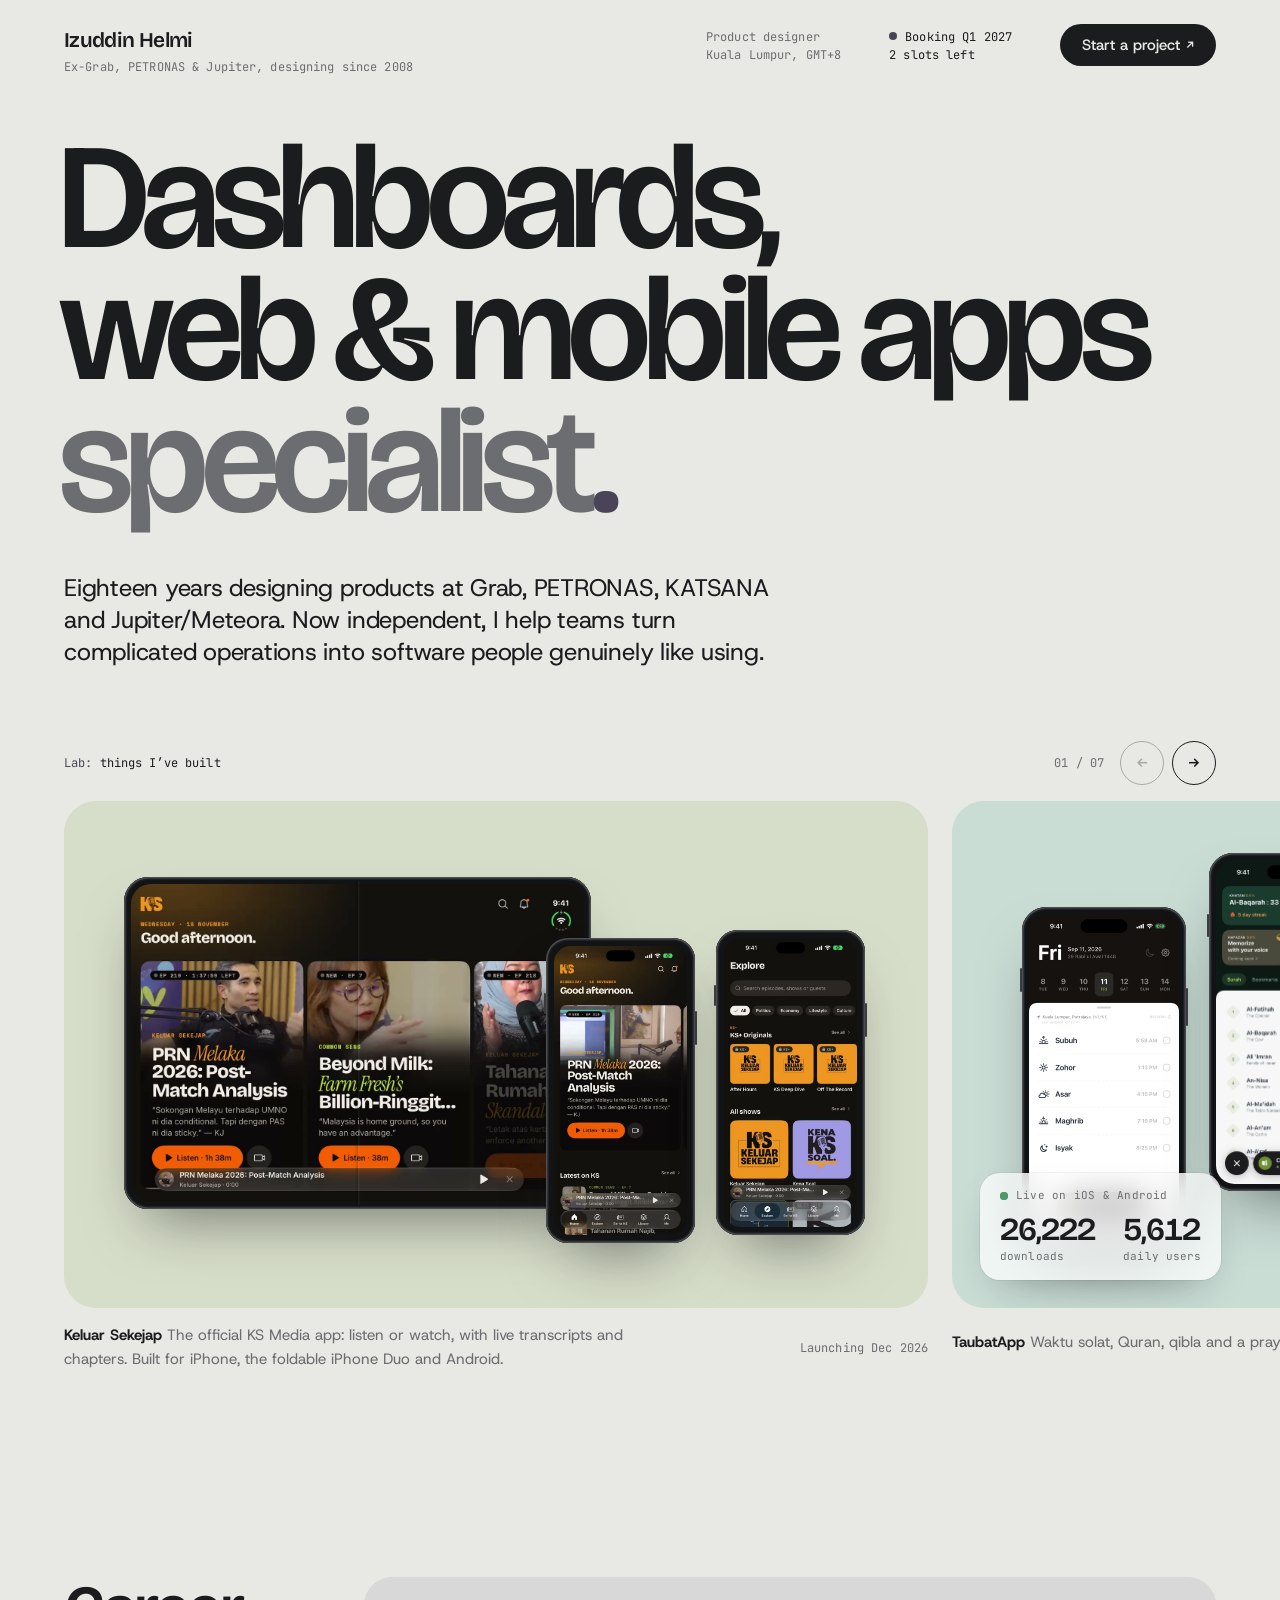
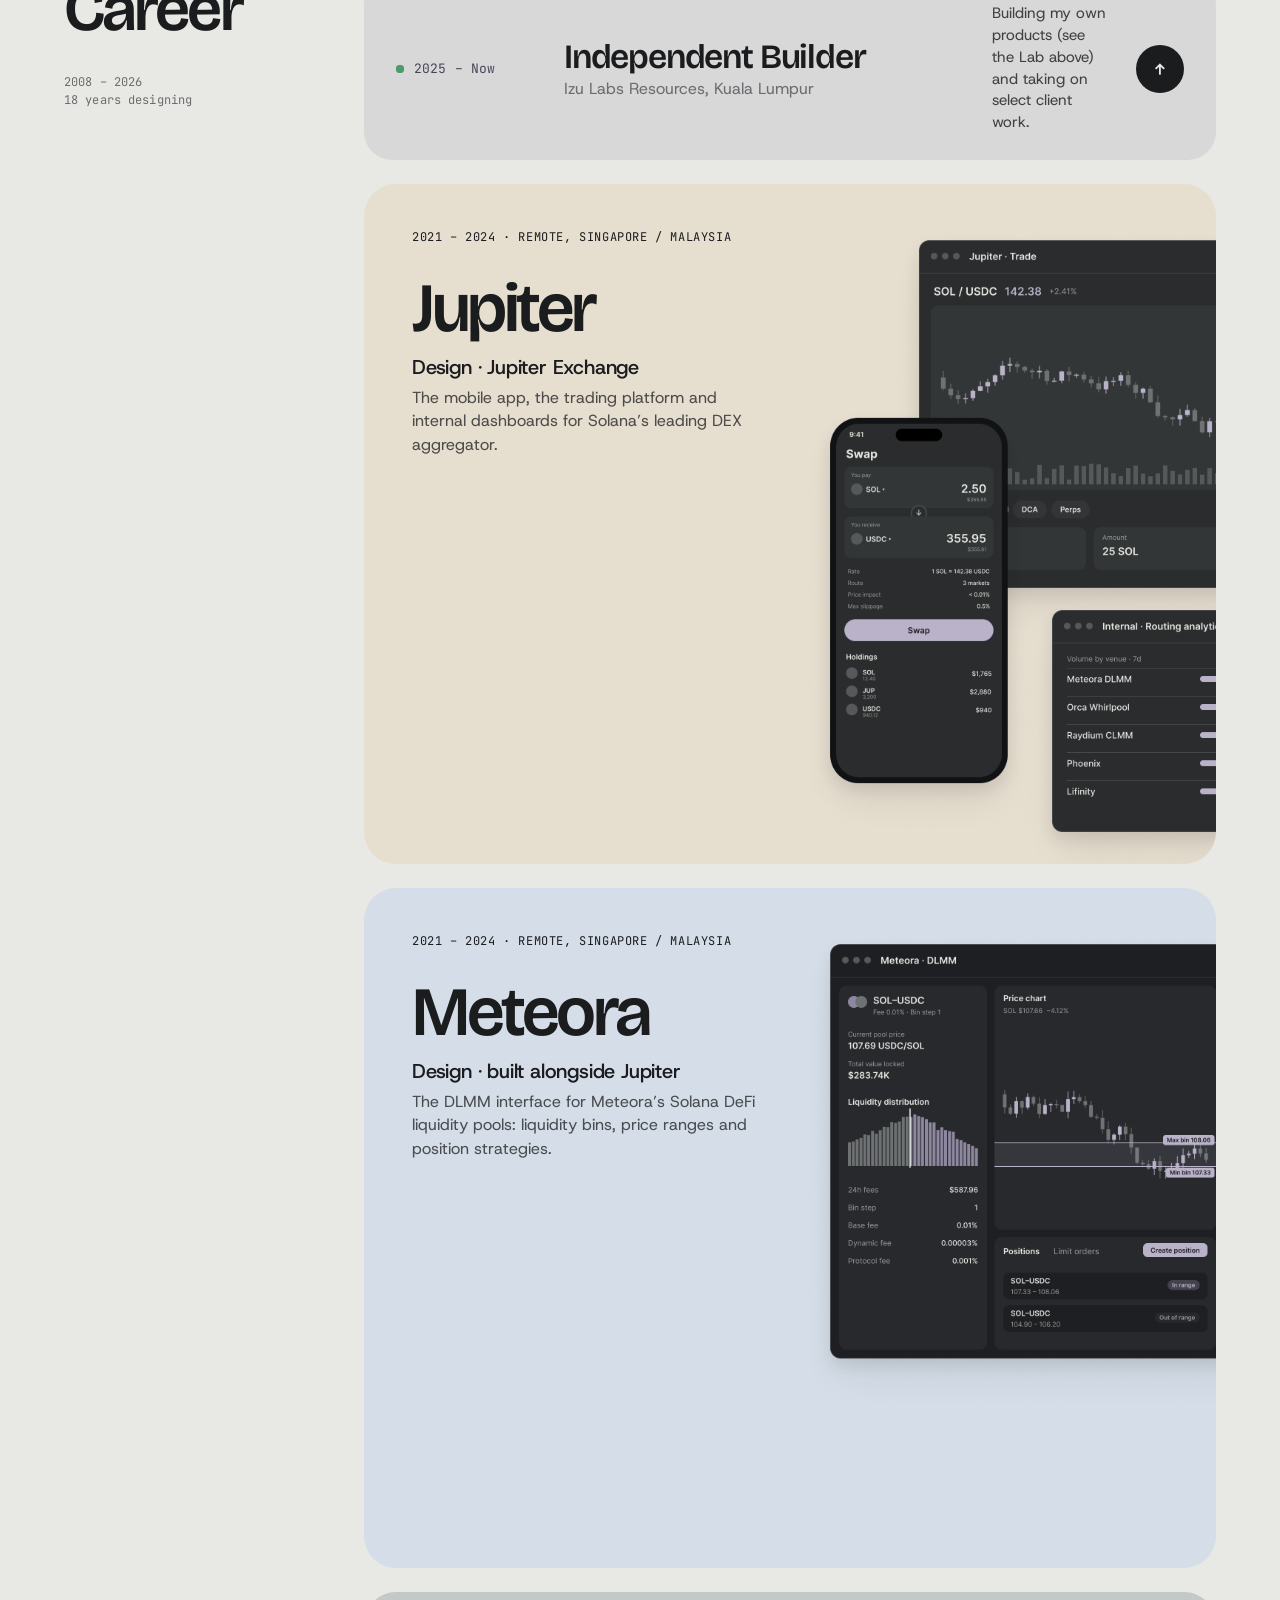
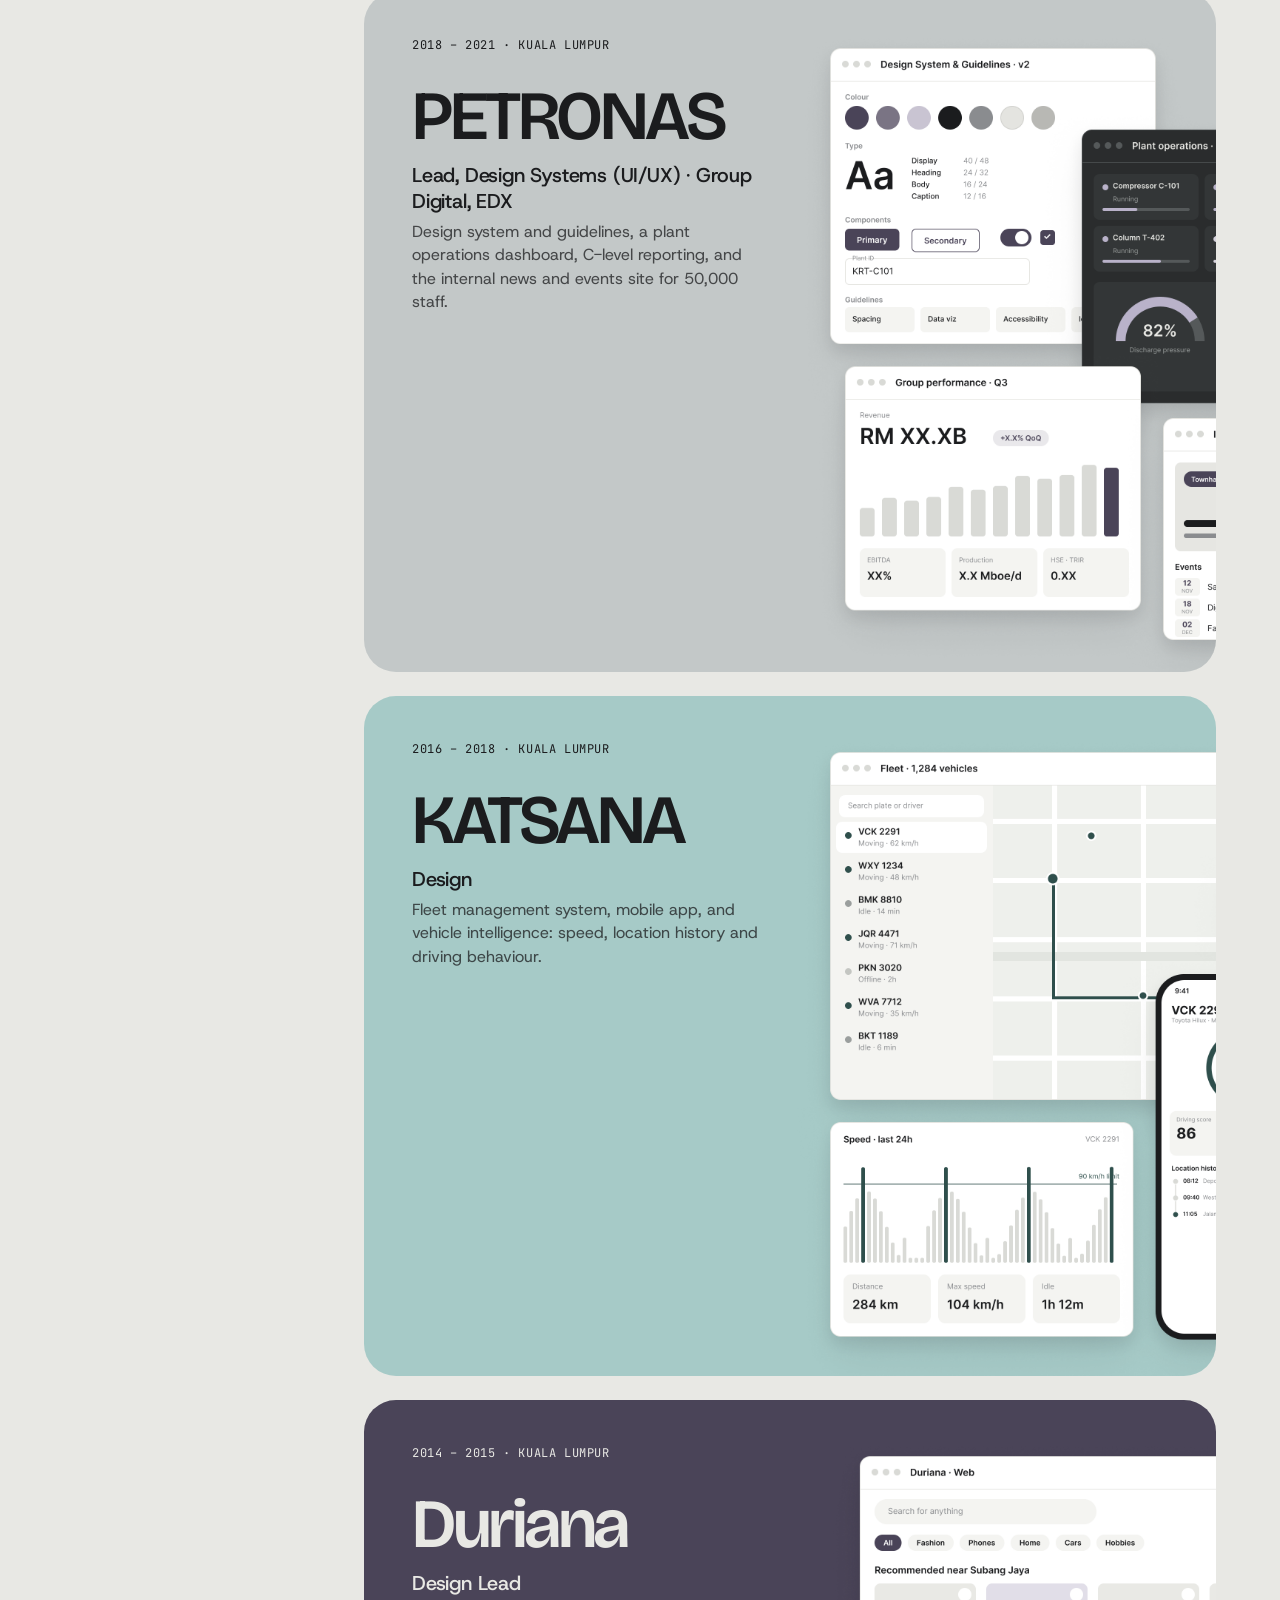
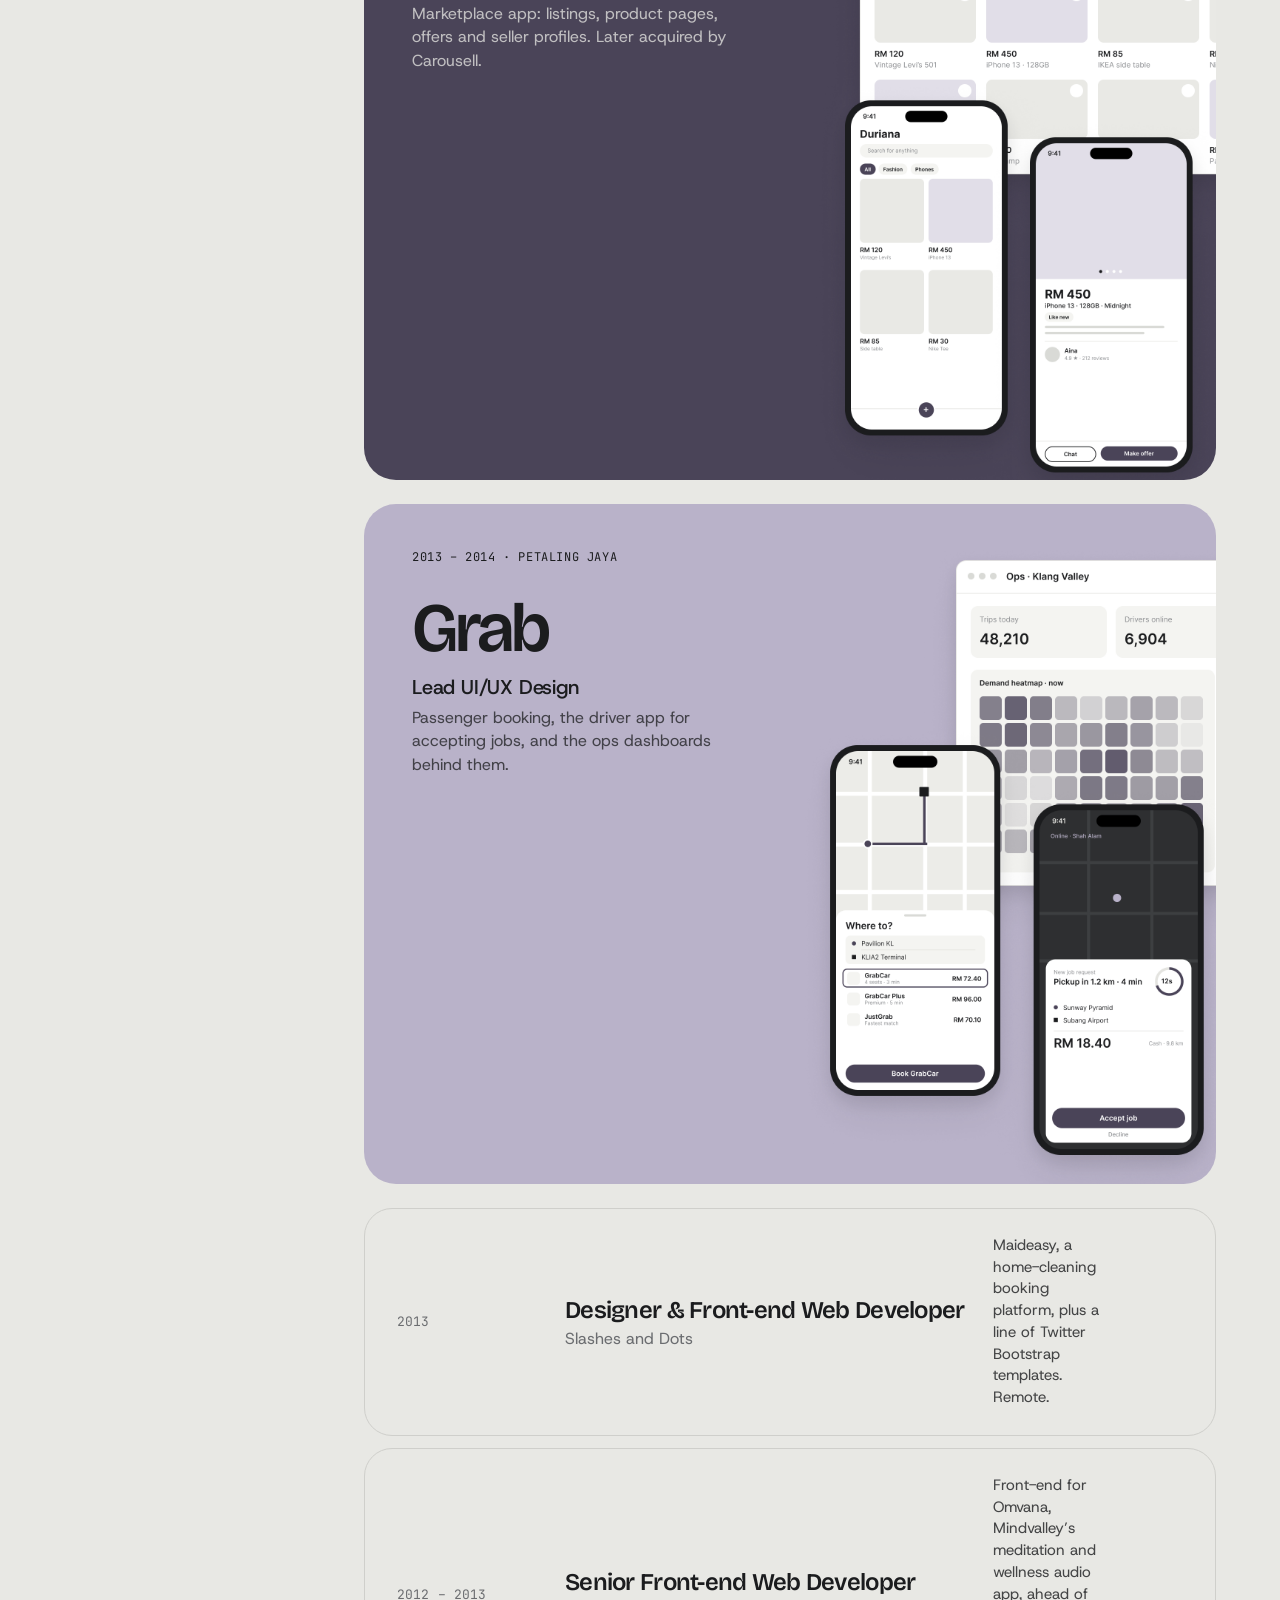
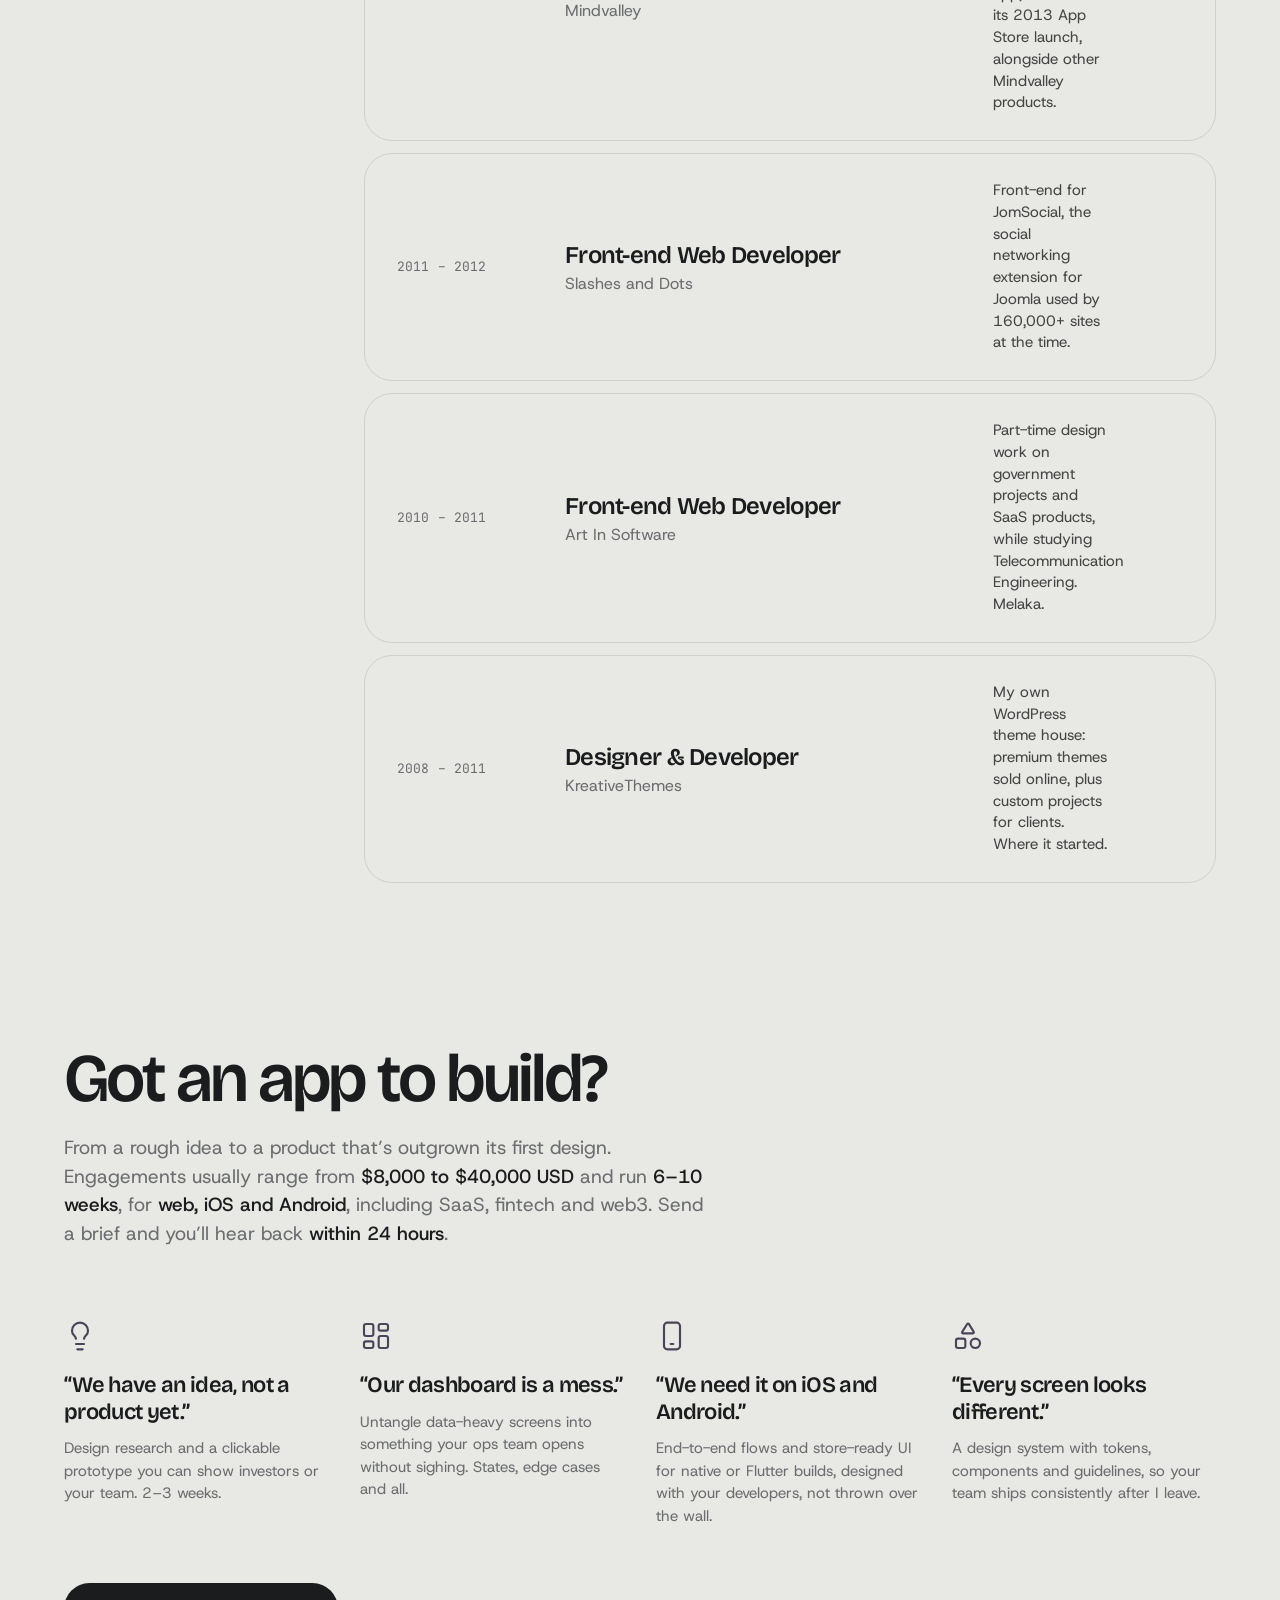
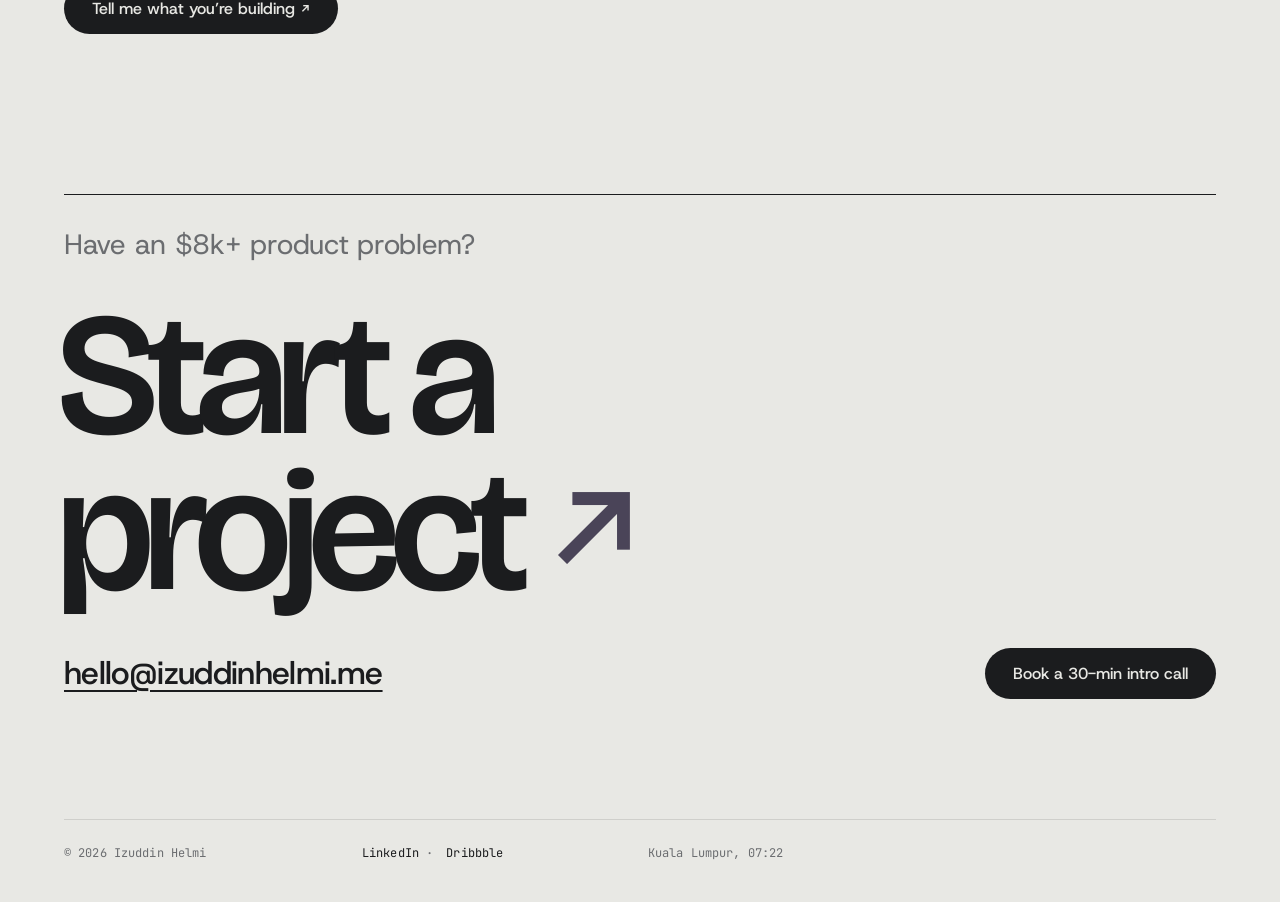
<file: index.html>
<!doctype html>
<html lang="en">
<head>
  <meta charset="utf-8">
  <meta name="viewport" content="width=device-width, initial-scale=1">
  <script>
    document.documentElement.classList.add('js');
    // Pricing by time zone: Malaysia sees RM, everyone else sees USD
    try { if (!/^Asia\/(Kuala_Lumpur|Kuching)$/.test(Intl.DateTimeFormat().resolvedOptions().timeZone)) document.documentElement.classList.add('intl'); } catch (e) {}
  </script>
  <script src="analytics.js"></script>
  <script async src="https://www.googletagmanager.com/gtag/js?id=G-P1TN0Q1EMW"></script>
  <title>Product Designer for Dashboards, Web3 &amp; Mobile Apps | Izuddin Helmi</title>
  <meta name="description" content="Senior product designer for SaaS dashboards, fintech, web3/DeFi platforms and mobile apps. Ex-Grab, PETRONAS and Jupiter/Meteora. Projects from $8k–$40k.">
  <link rel="canonical" href="https://www.izuddinhelmi.me/">
  <meta name="author" content="Izuddin Helmi">
  <meta name="robots" content="index, follow, max-image-preview:large">
  <meta property="og:type" content="website">
  <meta property="og:url" content="https://www.izuddinhelmi.me/">
  <meta property="og:site_name" content="Izuddin Helmi">
  <meta property="og:title" content="Izuddin Helmi | Dashboards, web3 &amp; mobile apps product designer">
  <meta property="og:description" content="Ex-Grab, PETRONAS and Jupiter/Meteora. I design SaaS dashboards, fintech and DeFi platforms, web apps and mobile apps for teams with real budgets.">
  <meta property="og:image" content="https://www.izuddinhelmi.me/assets/og.png">
  <meta property="og:image:width" content="1200">
  <meta property="og:image:height" content="630">
  <meta property="og:image:alt" content="Izuddin Helmi | Dashboards, web &amp; mobile apps specialist">
  <meta property="og:locale" content="en_US">
  <meta name="twitter:card" content="summary_large_image">
  <meta name="twitter:title" content="Izuddin Helmi | Dashboards, web3 &amp; mobile apps product designer">
  <meta name="twitter:description" content="Ex-Grab, PETRONAS and Jupiter/Meteora. SaaS dashboards, fintech and DeFi platforms, web and mobile apps.">
  <meta name="twitter:image" content="https://www.izuddinhelmi.me/assets/og.png">
  <script type="application/ld+json">[{"@context": "https://schema.org", "@type": "Person", "@id": "https://www.izuddinhelmi.me/#person", "name": "Izuddin Helmi", "url": "https://www.izuddinhelmi.me/", "image": "https://www.izuddinhelmi.me/assets/og.png", "jobTitle": "Senior Product Designer", "description": "Independent product designer for SaaS dashboards, fintech and web3/DeFi platforms, web apps and mobile apps. Ex-Grab, PETRONAS, Jupiter Exchange and Meteora.", "address": {"@type": "PostalAddress", "addressLocality": "Kuala Lumpur", "addressCountry": "MY"}, "sameAs": ["https://www.linkedin.com/in/izuddinhelmi/", "https://dribbble.com/izuddinhelmi"], "knowsAbout": ["Product design", "UX design", "UI design", "Dashboard design", "SaaS product design", "Enterprise software UX", "Data visualisation", "Design systems", "Mobile app design", "iOS app design", "Android app design", "Web app design", "Fintech UX", "Trading platform UX", "Crypto exchange design", "DeFi UX", "Web3 product design", "Solana", "DEX aggregator", "Liquidity pools", "Prototyping", "Design research"], "alumniOf": [{"@type": "Organization", "name": "Grab"}, {"@type": "Organization", "name": "PETRONAS"}, {"@type": "Organization", "name": "Jupiter Exchange"}, {"@type": "Organization", "name": "Meteora"}, {"@type": "Organization", "name": "KATSANA"}, {"@type": "Organization", "name": "Duriana"}]}, {"@context": "https://schema.org", "@type": "ProfessionalService", "@id": "https://www.izuddinhelmi.me/#service", "name": "Izuddin Helmi Product Design", "url": "https://www.izuddinhelmi.me/", "image": "https://www.izuddinhelmi.me/assets/og.png", "email": "hello@izuddinhelmi.me", "priceRange": "$8,000–$40,000", "areaServed": "Worldwide", "founder": {"@id": "https://www.izuddinhelmi.me/#person"}, "address": {"@type": "PostalAddress", "addressLocality": "Kuala Lumpur", "addressCountry": "MY"}, "description": "Product design for funded startups and enterprise teams: SaaS and operations dashboards, fintech and web3/DeFi platforms, web apps, iOS and Android apps, and design systems.", "hasOfferCatalog": {"@type": "OfferCatalog", "name": "Product design services", "itemListElement": [{"@type": "Offer", "itemOffered": {"@type": "Service", "name": "Product discovery and prototype", "description": "Design research and a clickable prototype to show investors or your team, in 2–3 weeks."}}, {"@type": "Offer", "itemOffered": {"@type": "Service", "name": "Dashboard and web app design", "description": "UX and UI for SaaS, operations and analytics dashboards and complex web apps."}}, {"@type": "Offer", "itemOffered": {"@type": "Service", "name": "Mobile app design", "description": "iOS and Android app design, from first flows to App Store-ready screens."}}, {"@type": "Offer", "itemOffered": {"@type": "Service", "name": "Web3 and DeFi product design", "description": "Trading, swap, liquidity and portfolio interfaces for crypto exchanges and DeFi protocols."}}, {"@type": "Offer", "itemOffered": {"@type": "Service", "name": "Design systems", "description": "Tokens, components and guidelines so your team ships consistently."}}]}}, {"@context": "https://schema.org", "@type": "WebSite", "@id": "https://www.izuddinhelmi.me/#website", "url": "https://www.izuddinhelmi.me/", "name": "Izuddin Helmi", "publisher": {"@id": "https://www.izuddinhelmi.me/#person"}, "inLanguage": "en"}]</script>
  <meta name="theme-color" content="#E8E8E4">
  <link rel="icon" href="favicon.svg" type="image/svg+xml">
  <link rel="apple-touch-icon" href="apple-touch-icon.png">
  <link rel="preconnect" href="https://fonts.googleapis.com">
  <link rel="preconnect" href="https://fonts.gstatic.com" crossorigin>
  <link href="https://fonts.googleapis.com/css2?family=Bricolage+Grotesque:opsz,wght@12..96,400..700&family=Host+Grotesk:wght@400;500&family=JetBrains+Mono:wght@400;500&display=swap" rel="stylesheet">
  <link rel="stylesheet" href="styles.css?v=44">
</head>
<body>
  <header class="nav wrap">
    <div class="nav__id"><a class="nav__name" href="./">Izuddin Helmi</a><p class="nav__tag mono muted">Ex-Grab, PETRONAS &amp; Jupiter, designing since 2008</p></div>
    <p class="nav__meta mono">Product designer<br>Kuala Lumpur, GMT+8</p>
    <p class="nav__status mono"><span class="dot" aria-hidden="true"></span>Booking Q1 2027<br>2 slots left</p>
    <a class="btn btn--ink nav__cta" href="#contact">Start a project <span class="arw">↗</span></a>
  </header>

  <main>
    <!-- Hero -->
    <section class="hero wrap">
      <p class="hero__status mono"><span class="dot" aria-hidden="true"></span>Booking Q1 2027 · 2 slots left</p>
      <h1 class="hero__title">Dashboards,<br>web &amp; mobile apps<br><span class="hero__spec">specialist</span><span class="accent">.</span></h1>
      <div class="hero__sub">
        <p class="hero__lede">Eighteen years designing products at Grab, PETRONAS, KATSANA and Jupiter/Meteora. Now independent, I help teams turn complicated operations into software people genuinely like using.</p>
      </div>
    </section>

    <!-- Lab: horizontal showcase of personal (vibecoded) projects -->
    <section class="lab wrap" id="lab" aria-labelledby="lab-title">
      <div class="lab__head">
        <h2 id="lab-title" class="mono"><span class="accent">Lab:</span> things I’ve built</h2>
        <div class="lab__nav">
          <span class="mono muted lab__count" aria-live="polite">01 / 07</span>
          <button class="lab__btn" type="button" data-dir="-1" aria-label="Previous project">←</button>
          <button class="lab__btn" type="button" data-dir="1" aria-label="Next project">→</button>
        </div>
      </div>
      <ol class="lab__track" tabindex="0" aria-label="Lab projects, scroll horizontally">
        <li class="lab__slide">
          <div class="lab__frame lab__frame--sage lab__frame--phones lab__frame--duo">
            <span class="duo"><video data-src="assets/lab/ks-duo.mp4" data-src-phone="assets/lab/ks-duo-mobile.mp4" poster="assets/lab/ks-duo-poster.jpg" width="1200" height="844" muted autoplay loop playsinline preload="none" aria-label="Keluar Sekejap on the open iPhone Duo held sideways: Home with the newest episodes, the episode page with its topics and synced transcript, then Watch, with the video on one half and the transcript following along on the other"></video></span>
            <span class="phone"><video data-src="assets/lab/ks-tour.mp4" data-src-phone="assets/lab/ks-tour-mobile.mp4" poster="assets/lab/ks-tour-poster.jpg" width="460" height="1000" muted autoplay loop playsinline preload="none" aria-label="Keluar Sekejap on iPhone: scrolling Home from the newest episode down to clips and the listener poll, then Explore and Berita KS"></video></span>
            <span class="phone"><video data-src="assets/lab/ks-watch.mp4" data-src-phone="assets/lab/ks-watch-mobile.mp4" poster="assets/lab/ks-watch-poster.jpg" width="460" height="1000" muted autoplay loop playsinline preload="none" aria-label="Keluar Sekejap on iPhone: Explore, the Keluar Sekejap show, its newest episode, then Watch, with the transcript following the video"></video></span>
          </div>
          <div class="lab__caption">
            <p><strong>Keluar Sekejap</strong> <span class="muted">The official KS Media app: listen or watch, with live transcripts and chapters. Built for iPhone, the foldable iPhone Duo and Android.</span></p>
            <span class="mono muted">Launching Dec 2026</span>
          </div>
        </li>
        <li class="lab__slide">
          <a class="lab__frame lab__frame--mint lab__frame--phones" href="https://www.taubat.app">
            <span class="phone"><img src="assets/lab/taubat-prayer-home.jpg" width="598" height="1300" alt="TaubatApp prayer times with a daily checklist"></span>
            <span class="phone"><img src="assets/lab/taubat-quran-tab.jpg" width="598" height="1300" alt="TaubatApp Quran tab"></span>
            <span class="phone"><img src="assets/lab/taubat-mushaf.jpg" width="598" height="1300" alt="TaubatApp Quran mushaf reader"></span>
            <span class="phone"><img src="assets/lab/taubat-doa.jpg" width="598" height="1300" alt="TaubatApp Himpunan Doa library"></span>
                      <div class="lab__stats" aria-label="TaubatApp: 26,222 downloads, 5,612 daily users">
              <p class="lab__stats-live mono"><span class="live-dot" aria-hidden="true"></span>Live on iOS &amp; Android</p>
              <div class="lab__stats-row">
                <p><strong data-stat="downloads">26,222</strong><span class="mono">downloads</span></p>
                <p><strong data-stat="daily_users">5,612</strong><span class="mono">daily users</span></p>
              </div>
            </div>
          </a>
          <div class="lab__caption">
            <p><strong>TaubatApp</strong> <span class="muted">Waktu solat, Quran, qibla and a prayer tracker. Live on iOS and Android.</span></p>
            <a class="mono" href="https://www.taubat.app">taubat.app <span class="arw">↗</span></a>
          </div>
        </li>
        <li class="lab__slide">
          <div class="lab__media">
            <a class="lab__frame lab__frame--butter lab__frame--browser" href="pallete-office/">
              <div class="browser">
                <div class="browser__bar" aria-hidden="true"><i></i><i></i><i></i><span class="mono">izuddinhelmi.me/pallete-office</span></div>
                <video data-src="assets/lab/pallet-office.mp4" data-src-phone="assets/lab/pallet-office-mobile.mp4" poster="assets/lab/pallet-office-poster.jpg" width="1920" height="1080" muted autoplay loop playsinline preload="none" aria-label="Pallet Office: a pixel-art island where the Taubat.app agent team works as Pokémon"></video>
              </div>
            </a>
            <button class="lab__sound" type="button" aria-pressed="false" aria-label="Turn sound on">
              <svg class="lab__sound-off" viewBox="0 0 24 24" aria-hidden="true"><path d="M11 5 6 9H3v6h3l5 4V5Z"/><path d="m16 9 5 6m0-6-5 6"/></svg>
              <svg class="lab__sound-on" viewBox="0 0 24 24" aria-hidden="true"><path d="M11 5 6 9H3v6h3l5 4V5Z"/><path d="M15.5 8.5a5 5 0 0 1 0 7M18.5 5.5a9 9 0 0 1 0 13"/></svg>
            </button>
          </div>
          <div class="lab__caption">
            <p><strong>Pallet Office</strong> <span class="muted">A pixel-art office where my AI coding agents work as Pokémon. Every real Claude Code and Codex session walks in, works at a desk, briefs baby-Pokémon helpers, and heads to the Pokémon Center when it needs me. This demo replays the Taubat.app team.</span></p>
            <a class="mono" href="pallete-office/">Watch it <span class="arw">↗</span></a>
          </div>
        </li>
        <li class="lab__slide">
          <div class="lab__media">
            <a class="lab__frame lab__frame--lilac lab__frame--browser" href="https://balik-kampung.vercel.app/">
              <div class="browser">
                <div class="browser__bar" aria-hidden="true"><i></i><i></i><i></i><span class="mono">balik-kampung.vercel.app</span></div>
                <video data-src="assets/lab/balik-kampung.mp4" data-src-phone="assets/lab/balik-kampung-mobile.mp4" poster="assets/lab/balik-kampung-poster.jpg" width="1920" height="1080" muted autoplay loop playsinline preload="none" aria-label="Balik Kampung: walking through a low-poly kampung and talking to the villagers"></video>
              </div>
            </a>
            <button class="lab__sound" type="button" aria-pressed="false" aria-label="Turn sound on">
              <svg class="lab__sound-off" viewBox="0 0 24 24" aria-hidden="true"><path d="M11 5 6 9H3v6h3l5 4V5Z"/><path d="m16 9 5 6m0-6-5 6"/></svg>
              <svg class="lab__sound-on" viewBox="0 0 24 24" aria-hidden="true"><path d="M11 5 6 9H3v6h3l5 4V5Z"/><path d="M15.5 8.5a5 5 0 0 1 0 7M18.5 5.5a9 9 0 0 1 0 13"/></svg>
            </button>
          </div>
          <div class="lab__caption">
            <p><strong>Balik Kampung</strong> <span class="muted">A little journey home: walk a low-poly kampung, talk to the villagers and collect 11 stories. Runs in the browser.</span></p>
            <a class="mono" href="https://balik-kampung.vercel.app/">Play it <span class="arw">↗</span></a>
          </div>
        </li>
        <li class="lab__slide">
          <a class="lab__frame lab__frame--rose lab__frame--browser" href="https://sref-eight.vercel.app/studio">
            <div class="browser">
              <div class="browser__bar" aria-hidden="true"><i></i><i></i><i></i><span class="mono">sref-eight.vercel.app/studio</span></div>
              <video data-src="assets/lab/sref.mp4" data-src-phone="assets/lab/sref-mobile.mp4" poster="assets/lab/sref-poster.jpg" width="1920" height="1080" muted autoplay loop playsinline preload="none" aria-label="SREF studio: choosing the Pokemon Isometric style, viewing its references, then generating two Malay kids playing in their village with Pokémon in that style"></video>
            </div>
          </a>
          <div class="lab__caption">
            <p><strong>SREF</strong> <span class="muted">Save the look of any image set, then generate new images in that style. Local-first, bring your own API key.</span></p>
            <a class="mono" href="https://sref-eight.vercel.app/studio">Try it <span class="arw">↗</span></a>
          </div>
        </li>
              <li class="lab__slide">
          <a class="lab__frame lab__frame--sky lab__frame--browser" href="https://stateofmalaysia.vercel.app/topics/climate">
            <div class="browser">
              <div class="browser__bar" aria-hidden="true"><i></i><i></i><i></i><span class="mono">stateofmalaysia.vercel.app</span></div>
              <video data-src="assets/lab/state-of-malaysia.mp4" data-src-phone="assets/lab/state-of-malaysia-mobile.mp4" poster="assets/lab/state-of-malaysia-poster.jpg" width="1920" height="1080" muted autoplay loop playsinline preload="none" aria-label="Scrolling through State of Malaysia’s climate page: today’s temperature anomaly, live feeds, air quality and thirty days of data"></video>
            </div>
          </a>
          <div class="lab__caption">
            <p><strong>State of Malaysia</strong> <span class="muted">Malaysia’s climate, rainfall, floods, air, forests and energy as live data stories, state by state.</span></p>
            <a class="mono" href="https://stateofmalaysia.vercel.app/topics/climate">Explore it <span class="arw">↗</span></a>
          </div>
        </li>
        <li class="lab__slide">
          <div class="lab__media">
            <a class="lab__frame lab__frame--peach lab__frame--browser" href="https://www.taubat.app/quran">
              <div class="browser">
                <div class="browser__bar" aria-hidden="true"><i></i><i></i><i></i><span class="mono">taubat.app/quran</span></div>
                <video data-src="assets/lab/taubat-reading-room.mp4" data-src-phone="assets/lab/taubat-reading-room-mobile.mp4" poster="assets/lab/taubat-reading-room-poster.jpg" width="1920" height="1080" muted autoplay loop playsinline preload="none" aria-label="Taubat Reading Room: opening the Quran on its rehal, switching to focus and dark views, finding Surah Al-Mulk and playing its recitation"></video>
              </div>
            </a>
            <button class="lab__sound" type="button" aria-pressed="false" aria-label="Turn sound on">
              <svg class="lab__sound-off" viewBox="0 0 24 24" aria-hidden="true"><path d="M11 5 6 9H3v6h3l5 4V5Z"/><path d="m16 9 5 6m0-6-5 6"/></svg>
              <svg class="lab__sound-on" viewBox="0 0 24 24" aria-hidden="true"><path d="M11 5 6 9H3v6h3l5 4V5Z"/><path d="M15.5 8.5a5 5 0 0 1 0 7M18.5 5.5a9 9 0 0 1 0 13"/></svg>
            </button>
          </div>
          <div class="lab__caption">
            <p><strong>Taubat Reading Room</strong> <span class="muted">The full mushaf with Malay and English, opened from a 3D Quran on a carved rehal. Take your time.</span></p>
            <a class="mono" href="https://www.taubat.app/quran">Open it <span class="arw">↗</span></a>
          </div>
        </li>
      </ol>
    </section>

    <!-- Career: one stacked card per role -->
    <section class="career wrap" id="career" aria-labelledby="career-title">
      <div class="career__head">
        <h2 id="career-title" class="display-2">Career</h2>
        <p class="mono muted">2008 – 2026<br>18 years designing</p>
      </div>
      <div class="career__list">

      <a class="role-mini" href="#lab">
        <span class="mono accent role-mini__now"><span class="live-dot" aria-hidden="true"></span>2025 – Now</span>
        <span class="role-mini__title">Independent Builder <span class="muted">Izu Labs Resources, Kuala Lumpur</span></span>
        <span class="role-mini__desc">Building my own products (see the Lab above) and taking on select client work.</span>
        <span class="role-mini__arrow" aria-hidden="true">↑</span>
      </a>

      <ol class="stack">
        <li class="card card--green" style="--i:0">
          <div class="card__body">
            <p class="card__kicker mono">2021 – 2024 · Remote, Singapore / Malaysia</p>
            <h3 class="card__title">Jupiter</h3>
            <p class="card__role">Design · Jupiter Exchange</p>
            <p class="card__desc">The mobile app, the trading platform and internal dashboards for Solana’s leading DEX aggregator.</p>
          </div>
          <div class="card__visual card__visual--comp">
            <img src="assets/career/jupiter.png?v=4" width="1920" height="1960" style="--w:960" alt="Jupiter trade platform with candlestick chart and order book, mobile swap screen, and a routing analytics dashboard" loading="lazy">
          </div>
        </li>
        <li class="card card--pink" style="--i:1">
          <div class="card__body">
            <p class="card__kicker mono">2021 – 2024 · Remote, Singapore / Malaysia</p>
            <h3 class="card__title">Meteora</h3>
            <p class="card__role">Design · built alongside Jupiter</p>
            <p class="card__desc">The DLMM interface for Meteora’s Solana DeFi liquidity pools: liquidity bins, price ranges and position strategies.</p>
          </div>
          <div class="card__visual card__visual--comp">
            <img src="assets/career/meteora.png?v=4" width="1960" height="1960" style="--w:980" alt="Meteora DLMM screen with liquidity distribution, price chart, positions and a create-position panel" loading="lazy">
          </div>
        </li>
        <li class="card card--greyblue" style="--i:2">
          <div class="card__body">
            <p class="card__kicker mono">2018 – 2021 · Kuala Lumpur</p>
            <h3 class="card__title">PETRONAS</h3>
            <p class="card__role">Lead, Design Systems (UI/UX) · Group Digital, EDX</p>
            <p class="card__desc">Design system and guidelines, a plant operations dashboard, C-level reporting, and the internal news and events site for 50,000 staff.</p>
          </div>
          <div class="card__visual card__visual--comp">
            <img src="assets/career/petronas.png?v=4" width="1960" height="1960" style="--w:980" alt="PETRONAS design system sheet, plant operations dashboard, executive report and intranet news site" loading="lazy">
          </div>
        </li>
        <li class="card card--teal" style="--i:3">
          <div class="card__body">
            <p class="card__kicker mono">2016 – 2018 · Kuala Lumpur</p>
            <h3 class="card__title">KATSANA</h3>
            <p class="card__role">Design</p>
            <p class="card__desc">Fleet management system, mobile app, and vehicle intelligence: speed, location history and driving behaviour.</p>
          </div>
          <div class="card__visual card__visual--comp">
            <img src="assets/career/katsana.png?v=4" width="1920" height="1960" style="--w:960" alt="KATSANA fleet map with vehicle list, a 24-hour speed chart, and a vehicle detail app with speed gauge, driving score and location history" loading="lazy">
          </div>
        </li>
        <li class="card card--plum" style="--i:4">
          <div class="card__body">
            <p class="card__kicker mono">2014 – 2015 · Kuala Lumpur</p>
            <h3 class="card__title">Duriana</h3>
            <p class="card__role">Design Lead</p>
            <p class="card__desc">Marketplace app: listings, product pages, offers and seller profiles. Later acquired by Carousell.</p>
          </div>
          <div class="card__visual card__visual--comp">
            <img src="assets/career/duriana.png?v=6" width="1920" height="1960" style="--w:960" alt="Duriana web marketplace with listings, and mobile listing and product screens" loading="lazy">
          </div>
        </li>
        <li class="card card--lav" style="--i:5">
          <div class="card__body">
            <p class="card__kicker mono">2013 – 2014 · Petaling Jaya</p>
            <h3 class="card__title">Grab</h3>
            <p class="card__role">Lead UI/UX Design</p>
            <p class="card__desc">Passenger booking, the driver app for accepting jobs, and the ops dashboards behind them.</p>
          </div>
          <div class="card__visual card__visual--comp">
            <img src="assets/career/grab.png?v=4" width="1920" height="1960" style="--w:960" alt="Grab ops dashboard with demand heatmap and job details, passenger booking screen and driver job request screen" loading="lazy">
          </div>
        </li>
      </ol>

      <div class="role-mini role-mini--static">
        <span class="mono muted">2013</span>
        <span class="role-mini__title">Designer &amp; Front-end Web Developer <span class="muted">Slashes and Dots</span></span>
        <span class="role-mini__desc">Maideasy, a home-cleaning booking platform, plus a line of Twitter Bootstrap templates. Remote.</span>
      </div>
      <div class="role-mini role-mini--static">
        <span class="mono muted">2012 – 2013</span>
        <span class="role-mini__title">Senior Front-end Web Developer <span class="muted">Mindvalley</span></span>
        <span class="role-mini__desc">Front-end for Omvana, Mindvalley’s meditation and wellness audio app, ahead of its 2013 App Store launch, alongside other Mindvalley products.</span>
      </div>
      <div class="role-mini role-mini--static">
        <span class="mono muted">2011 – 2012</span>
        <span class="role-mini__title">Front-end Web Developer <span class="muted">Slashes and Dots</span></span>
        <span class="role-mini__desc">Front-end for JomSocial, the social networking extension for Joomla used by 160,000+ sites at the time.</span>
      </div>
      <div class="role-mini role-mini--static">
        <span class="mono muted">2010 – 2011</span>
        <span class="role-mini__title">Front-end Web Developer <span class="muted">Art In Software</span></span>
        <span class="role-mini__desc">Part-time design work on government projects and SaaS products, while studying Telecommunication Engineering. Melaka.</span>
      </div>
      <div class="role-mini role-mini--static">
        <span class="mono muted">2008 – 2011</span>
        <span class="role-mini__title">Designer &amp; Developer <span class="muted">KreativeThemes</span></span>
        <span class="role-mini__desc">My own WordPress theme house: premium themes sold online, plus custom projects for clients. Where it started.</span>
      </div>
      </div>
    </section>
    <!-- Services -->
    <section class="services wrap" id="services" aria-labelledby="svc-title">
      <div class="services__head">
        <h2 id="svc-title" class="display-3">Got an app to build?</h2>
        <p class="services__lede">From a rough idea to a product that’s outgrown its first design. <span class="price-my">Engagements start at <strong>RM20,000</strong> and usually run</span><span class="price-intl">Engagements usually range from <strong>$8,000 to $40,000 USD</strong> and run</span> <strong>6–10 weeks</strong>, for <strong>web, iOS and Android</strong>, including SaaS, fintech and web3. Send a brief and you’ll hear back <strong>within 24 hours</strong>.</p>
      </div>
      <ol class="svc">
        <li><span class="svc__icon"><svg viewBox="0 0 24 24" aria-hidden="true"><path d="M15 14c.2-1 .7-1.7 1.5-2.5 1-.9 1.5-2.2 1.5-3.5A6 6 0 0 0 6 8c0 1 .2 2.2 1.5 3.5.7.7 1.3 1.5 1.5 2.5"/><path d="M9 18h6"/><path d="M10 22h4"/></svg></span><h3>“We have an idea, not a product yet.”</h3><p>Design research and a clickable prototype you can show investors or your team. 2–3 weeks.</p></li>
        <li><span class="svc__icon"><svg viewBox="0 0 24 24" aria-hidden="true"><rect x="3" y="3" width="7" height="9" rx="1.5"/><rect x="14" y="3" width="7" height="5" rx="1.5"/><rect x="14" y="12" width="7" height="9" rx="1.5"/><rect x="3" y="16" width="7" height="5" rx="1.5"/></svg></span><h3>“Our dashboard is a mess.”</h3><p>Untangle data-heavy screens into something your ops team opens without sighing. States, edge cases and all.</p></li>
        <li><span class="svc__icon"><svg viewBox="0 0 24 24" aria-hidden="true"><rect x="6" y="2" width="12" height="20" rx="2.5"/><path d="M11 18h2"/></svg></span><h3>“We need it on iOS and Android.”</h3><p>End-to-end flows and store-ready UI for native or Flutter builds, designed with your developers, not thrown over the wall.</p></li>
        <li><span class="svc__icon"><svg viewBox="0 0 24 24" aria-hidden="true"><path d="M8.3 10a.7.7 0 0 1-.63-1.08L11.4 3a.7.7 0 0 1 1.2-.04L16.3 8.9a.7.7 0 0 1-.57 1.1Z"/><rect x="3" y="14" width="7" height="7" rx="1.5"/><circle cx="17.5" cy="17.5" r="3.5"/></svg></span><h3>“Every screen looks different.”</h3><p>A design system with tokens, components and guidelines, so your team ships consistently after I leave.</p></li>
      </ol>
      <a class="btn btn--ink btn--lg services__cta" href="#contact">Tell me what you’re building <span class="arw">↗</span></a>
    </section>

    <!-- Contact -->
    <section class="contact wrap" id="contact" aria-labelledby="contact-title">
      <p class="contact__pre"><span class="price-my">Have a RM20k+ product problem?</span><span class="price-intl">Have an $8k+ product problem?</span></p>
      <h2 id="contact-title" class="contact__title"><a href="mailto:hello@izuddinhelmi.me?subject=New%20project">Start a<br>project <span class="arw accent">↗</span></a></h2>
      <div class="contact__row">
        <!-- TODO: make sure this inbox exists (or swap in your real address) -->
        <a class="contact__email" href="mailto:hello@izuddinhelmi.me">hello@izuddinhelmi.me</a>
        <!-- TODO: point to your Cal.com / Calendly link -->
        <a class="btn btn--ink btn--lg" href="mailto:hello@izuddinhelmi.me?subject=Intro%20call">Book a 30-min intro call</a>
      </div>
    </section>
  </main>

  <footer class="footer wrap mono">
    <span>© 2026 Izuddin Helmi</span>
    <span><a href="https://www.linkedin.com/in/izuddinhelmi/">LinkedIn</a> · <a href="https://dribbble.com/izuddinhelmi">Dribbble</a></span>
    <span>Kuala Lumpur, <time id="kl-time">--:--</time></span>
  </footer>

  <button class="sound-pill mono" type="button" hidden><span class="sound-pill__bars" aria-hidden="true"><i></i><i></i><i></i></span>Turn on sound</button>
  <div class="cursor mono" aria-hidden="true">Past<br>experiences</div>
  <script src="main.js?v=11" defer></script>
</body>
</html>
</file>
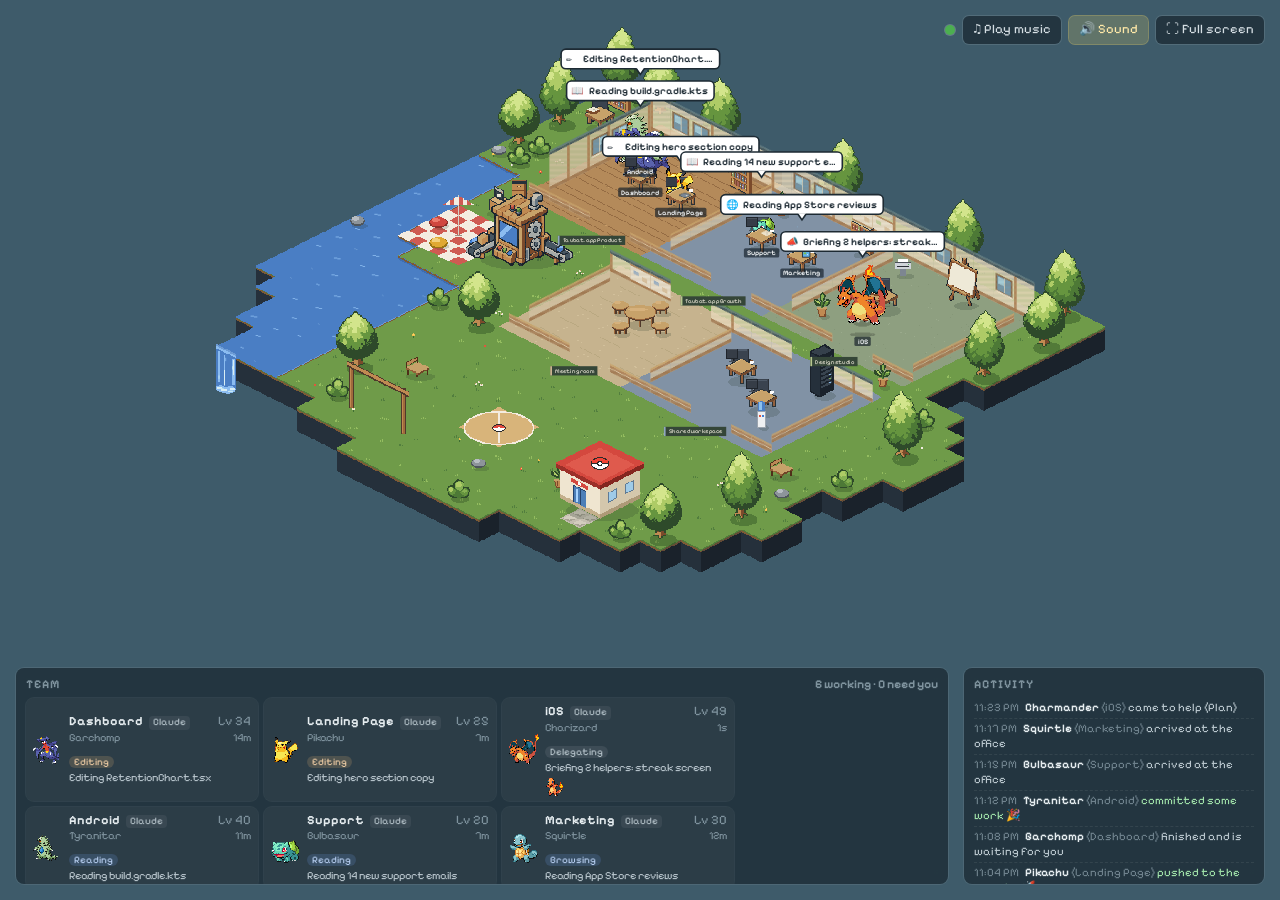
<file: pallete-office/index.html>
<!doctype html>
<html lang="en">
<head>
  <meta charset="utf-8">
  <script>if (!/\/$|\.html?$/.test(location.pathname)) { const base = document.createElement('base'); base.href = location.pathname + '/'; document.head.append(base); }</script>
  <meta name="viewport" content="width=device-width, initial-scale=1, viewport-fit=cover">
  <meta name="apple-mobile-web-app-capable" content="yes">
  <meta name="mobile-web-app-capable" content="yes">
  <meta name="apple-mobile-web-app-status-bar-style" content="black-translucent">
  <title>Pallet Office · Taubat.app</title>
  <meta name="description" content="The Taubat.app AI agent team as Pokémon in a pixel-art office.">
  <link rel="preconnect" href="https://fonts.googleapis.com">
  <link rel="stylesheet" href="https://fonts.googleapis.com/css2?family=Pixelify+Sans:wght@400;600;700&display=swap">
  <link rel="stylesheet" href="style.css">
</head>
<body>
  <div id="stage" class="stage">
    <canvas id="world" aria-label="Isometric island where Claude Code and Codex sessions are Pokémon"></canvas>

    <div class="hud hud-actions">
      <span id="conn" class="conn" title="Connection">connecting…</span>
      <button id="musicBtn" type="button" aria-pressed="false" title="Original Pokémon-inspired lo-fi">♫ Play music</button>
      <label id="musicVolumeControl" class="music-volume" hidden>♫<input id="musicVolume" type="range" min="0" max="100" value="30" aria-label="Music volume"></label>
      <button id="soundBtn" type="button">🔊 Sound</button>
      <button id="fullBtn" type="button" hidden>⛶ Full screen</button>
      <button id="notifyBtn" type="button">🔕 Alerts off</button>
    </div>

    <section class="hud hud-panel hud-team" aria-label="Project team">
      <h2>Team <span id="counts"></span></h2>
      <div id="agents"></div>
    </section>

    <section class="hud hud-panel hud-activity" aria-label="Activity">
      <h2>Activity</h2>
      <ol id="feed" class="feed"></ol>
    </section>

    <div id="hint" class="hint" hidden>
      <strong>Nobody's working yet.</strong>
      <p>Start Claude Code or Codex in any project and its Pokémon walks in.</p>
    </div>
  </div>

  <script src="feed.js"></script>
  <script type="module" src="app.js"></script>
</body>
</html>
</file>
<file: styles.css>
:root {
  --bg: #E8E8E4;
  --ink: #1B1C1E;
  --muted: #6B6D70;
  --line: #CFCFCB;
  --plum: #4A4458;
  --lav: #B9B2C9;
  --teal: #A6CAC7;
  --teal-deep: #2F4F4C;
  --char: #464A49;
  --greyblue: #C3C8C8;
  --card: #D8D8D8;
  --tile: #DCDCD8;
  --peach: #E8D2C2;

  --display: "Bricolage Grotesque", "Host Grotesk", system-ui, sans-serif;
  --sans: "Host Grotesk", system-ui, -apple-system, sans-serif;
  --mono: "JetBrains Mono", ui-monospace, SFMono-Regular, Menlo, monospace;

  --gutter: 64px;
  --max: 1312px;
  --radius-xl: 32px;
  --radius-l: 28px;
}

* { box-sizing: border-box; }
html { -webkit-text-size-adjust: 100%; scroll-behavior: smooth; }
body {
  margin: 0; overflow-x: clip;
  background: var(--bg);
  color: var(--ink);
  font: 400 17px/1.55 var(--sans);
  -webkit-font-smoothing: antialiased;
  text-rendering: optimizeLegibility;
}
img { display: block; max-width: 100%; height: auto; }
a { color: inherit; }
h1, h2, h3, p, dl, dd, ol, ul, figure { margin: 0; }
ol, ul { padding: 0; list-style: none; }

.wrap { width: min(100% - 2 * var(--gutter), var(--max)); margin-inline: auto; }
.mono { font-family: var(--mono); font-size: 12px; line-height: 1.5; letter-spacing: 0.01em; }
.muted { color: var(--muted); }
.accent { color: var(--plum); }
.arw { font-family: var(--sans); font-weight: 500; }
.dot { display: inline-block; width: 8px; height: 8px; border-radius: 50%; background: var(--plum); margin-right: 8px; vertical-align: 1px; }

.display-2 { font: 600 64px/1 var(--display); letter-spacing: -0.045em; }
.display-2 sup { font-size: 14px; letter-spacing: 0; vertical-align: top; margin-left: 12px; }
.display-3 { font: 600 68px/1.05 var(--display); letter-spacing: -0.045em; }

/* Buttons */
.btn {
  display: inline-flex; align-items: center; gap: 6px;
  padding: 12px 22px; border-radius: 999px;
  font: 500 15px/1.2 var(--sans); text-decoration: none; white-space: nowrap;
  transition: transform .2s ease, background-color .2s ease;
}
.btn:hover { transform: translateY(-2px); }
.btn--ink { background: var(--ink); color: var(--bg); }
.btn--light { background: var(--bg); color: var(--ink); }
.btn--lg { padding: 16px 28px; font-size: 16px; }

/* Nav */
.nav {
  display: grid; grid-template-columns: 1fr auto auto auto; gap: 48px;
  align-items: start; padding: 28px 0 24px;
}
.nav__name { font: 600 21px/1.2 var(--display); letter-spacing: -0.03em; text-decoration: none; }
.nav__tag { margin-top: 4px; }
.hero__lede { grid-column: 1 / -1; max-width: 720px; }
.nav__meta { color: var(--muted); }
.nav__links a { text-decoration: none; }
.nav__links a:hover { color: var(--plum); text-decoration: underline; }
.nav__cta { margin-top: -4px; }

/* Hero */
.hero { padding-top: 32px; }
.hero__status { display: none; }
.hero__title {
  font: 600 clamp(64px, 11.7vw, 172px)/0.88 var(--display);
  letter-spacing: -0.055em; margin-left: -0.04em;
}
.hero__sub {
  display: grid; grid-template-columns: 1fr 568px; gap: 48px;
  margin-top: 44px; align-items: start;
}
.hero__lede { font-size: 24px; line-height: 1.35; letter-spacing: -0.01em; }
.meta {
  display: grid; grid-template-columns: repeat(4, 1fr); gap: 24px; margin-top: 64px;
}
.meta div { border-top: 1px solid var(--ink); padding-top: 16px; }
.meta dt { color: var(--muted); text-transform: uppercase; font-size: 11px; letter-spacing: 0.06em; }
.meta dd { font: 500 22px/1.3 var(--sans); margin-top: 10px; }

/* Lab — horizontal project showcase (1 slide = 3/4 of the container) */
.lab { margin-top: 72px; }
.lab__head { display: flex; justify-content: space-between; align-items: center; gap: 16px; margin-bottom: 16px; }
.lab__head h2 { font-weight: 400; }
.lab__nav { display: flex; align-items: center; gap: 8px; }
.lab__count { margin-right: 8px; font-variant-numeric: tabular-nums; }
.lab__btn {
  width: 44px; height: 44px; border-radius: 50%; border: 1px solid var(--ink);
  background: transparent; color: var(--ink); font: 500 18px/1 var(--sans); cursor: pointer;
  transition: background-color .2s ease, color .2s ease, opacity .2s ease;
}
.lab__btn:hover:not(:disabled) { background: var(--ink); color: var(--bg); }
.lab__btn:disabled { opacity: .3; cursor: default; }

/* Track bleeds to the viewport's right edge; first slide still lines up with the content column */
.lab__track {
  --wrapw: min(100vw - 2 * var(--gutter), var(--max));
  --bleed: calc((100vw - var(--wrapw)) / 2);
  margin-inline: calc(-1 * var(--bleed));
  padding-left: var(--bleed); scroll-padding-left: var(--bleed);
  display: flex; gap: 24px;
  overflow-x: auto; overscroll-behavior-x: contain;
  scroll-snap-type: x mandatory; scrollbar-width: none;
  cursor: grab;
}
.lab__track::-webkit-scrollbar { display: none; }
.lab__track.is-dragging { cursor: grabbing; scroll-snap-type: none; }
.lab__track.is-dragging a { pointer-events: none; }
.lab__track:focus-visible { outline: 2px solid var(--plum); outline-offset: 6px; border-radius: var(--radius-xl); }
.lab__slide { flex: 0 0 calc(var(--wrapw) * .75); scroll-snap-align: start; min-width: 0; }
/* End spacer so the last slide can align left (padding-right is ignored by some browsers) */
.lab__track::after { content: ""; flex: 0 0 calc(var(--bleed) - 24px); }

.lab__frame {
  display: block; aspect-ratio: 16 / 9.4; padding: 6% 7% 0; overflow: hidden;
  border-radius: var(--radius-xl); text-decoration: none;
  -webkit-user-drag: none;
}
.lab__frame--greyblue { background: var(--greyblue); }
.lab__frame--lav { background: var(--lav); }
.lab__frame--teal { background: var(--teal); }
.lab__frame img, .lab__frame video, .lab__placeholder {
  width: 100%; border-radius: 16px 16px 0 0;
  box-shadow: 0 30px 60px -30px rgb(27 28 30 / .45);
  transition: transform .6s cubic-bezier(.2,.7,.2,1);
  -webkit-user-drag: none; user-select: none;
}
.lab__frame:hover img, .lab__frame:hover video, .lab__frame:hover .lab__placeholder { transform: translateY(-10px); }
.lab__frame--char { background: var(--char); }
.lab__frame video { display: block; height: auto; object-fit: cover; }
/* Lab cards: one soft pastel per project */
.lab__frame--mint { background: #C9DDD5; }
.lab__frame--butter { background: #EBE1C5; }
.lab__frame--lilac { background: #D5CEE2; }
.lab__frame--rose { background: #EBD5D7; }
.lab__frame--sky { background: #D0DDE9; }
.lab__frame--peach { background: #ECD8CA; }
.lab__frame--sage { background: #D6DDC8; }

/* Desktop slides: the screenshot sits in a minimal browser window resting on the card's bottom edge.
   On hover the window grows to fill the whole card. */
.lab__frame--browser {
  display: flex; align-items: flex-end; padding: 0 7%;
  transition: padding .6s cubic-bezier(.2,.7,.2,1);
}
.browser {
  display: flex; flex-direction: column; width: 100%; height: 88%;
  overflow: hidden; border-radius: 14px 14px 0 0; background: #F7F7F4;
  box-shadow: 0 30px 60px -30px rgb(27 28 30 / .45);
  transition: height .6s cubic-bezier(.2,.7,.2,1), border-radius .6s cubic-bezier(.2,.7,.2,1);
}
.lab__frame--browser .browser img, .lab__frame--browser .browser video {
  display: block; flex: 1 1 0; min-height: 0; width: 100%; object-fit: cover; object-position: top center;
  border-radius: 0; box-shadow: none; transform: none !important;
}
@media (hover: hover) {
  .lab__frame--browser:hover, .lab__media:hover .lab__frame--browser { padding: 0; }
  .lab__frame--browser:hover .browser, .lab__media:hover .lab__frame--browser .browser { height: 100%; border-radius: var(--radius-xl); }
  .lab__media:hover .lab__sound { right: 18px; bottom: 18px; }
}

/* Sound toggle over a video preview, bottom-right of the browser window (outside the link) */
.lab__media { position: relative; }
.lab__sound {
  position: absolute; right: calc(7% + 14px); bottom: 14px; z-index: 1;
  display: grid; place-items: center; width: 40px; height: 40px; padding: 0;
  border: 0; border-radius: 50%; cursor: pointer; color: #fff;
  background: rgb(27 28 30 / .55); backdrop-filter: blur(8px); -webkit-backdrop-filter: blur(8px);
  transition: right .6s cubic-bezier(.2,.7,.2,1), bottom .6s cubic-bezier(.2,.7,.2,1), background .2s;
}
.lab__sound:hover { background: rgb(27 28 30 / .8); }
.lab__sound svg { width: 20px; height: 20px; fill: none; stroke: currentColor; stroke-width: 1.8; stroke-linecap: round; stroke-linejoin: round; }
.lab__sound svg path:first-child { fill: currentColor; }
.lab__sound .lab__sound-on, .lab__sound[aria-pressed="true"] .lab__sound-off { display: none; }
.lab__sound[aria-pressed="true"] .lab__sound-on { display: block; }
.browser__bar { position: relative; flex: none; display: flex; align-items: center; gap: 6px; height: 30px; padding: 0 12px; border-bottom: 1px solid rgb(27 28 30 / .07); }
.browser__bar i { width: 9px; height: 9px; border-radius: 50%; background: #D9D9D4; }
.browser__bar span {
  position: absolute; left: 50%; transform: translateX(-50%); max-width: 60%;
  overflow: hidden; text-overflow: ellipsis; white-space: nowrap;
  font-size: 11px; color: var(--muted); background: #ECECE8; padding: 3px 14px; border-radius: 6px;
}

/* Mobile-app slides: three phone screens, cropped to the top, bleeding off the bottom */
.lab__frame--phones { display: flex; justify-content: center; align-items: flex-start; gap: 3%; padding: 6% 5% 0; }
/* Traction for a live product, floating bottom-left over the screens */
.lab__frame--phones { position: relative; }
.lab__stats {
  position: absolute; left: 28px; bottom: 28px; z-index: 2;
  display: grid; gap: 10px; padding: 14px 20px 16px;
  background: rgb(255 255 255 / .72); color: var(--ink);
  -webkit-backdrop-filter: blur(16px) saturate(1.3); backdrop-filter: blur(16px) saturate(1.3);
  border-radius: 20px; box-shadow: 0 0 0 1px rgb(27 28 30 / .06), 0 18px 40px -18px rgb(27 28 30 / .35);
}
.lab__stats p { margin: 0; }
.lab__stats-live { display: flex; align-items: center; gap: 8px; font-size: 11px; color: var(--muted); letter-spacing: .02em; }
.lab__stats-row { display: flex; gap: 28px; }
.lab__stats-row p { display: grid; gap: 2px; }
.lab__stats strong { font: 600 32px/1 var(--display); letter-spacing: -0.03em; font-variant-numeric: tabular-nums; }
.lab__stats-row .mono { font-size: 11px; color: var(--muted); }
/* Arrives after the phones have settled */
.js .lab__frame--phones:not(.is-in) .lab__stats { opacity: 0; }
.lab__frame--phones.is-in .lab__stats { animation: stats-in .9s cubic-bezier(.22, .9, .3, 1) 1.05s backwards; }
@keyframes stats-in { from { opacity: 0; transform: translateY(12px); filter: blur(4px); } }
@media (prefers-reduced-motion: reduce) { .lab__frame--phones .lab__stats { animation: none; opacity: 1; } }

/* Each screenshot sits in an iPhone body: dark bezel, a thin metal edge and side buttons */
.lab__frame--phones .phone {
  position: relative; flex: none; width: 21%; padding: .9%;
  background: #121314; border-radius: 15% / 7%;
  box-shadow:
    inset 0 0 0 1.5px #4A4C50, inset 0 0 0 3px #1E1F21,
    0 30px 60px -24px rgb(27 28 30 / .55);
  animation: phone-float var(--dur, 6s) ease-in-out var(--delay, 0s) infinite alternate;
  transition: transform .6s cubic-bezier(.2,.7,.2,1);
}
.lab__frame--phones .phone::before, .lab__frame--phones .phone::after {
  content: ""; position: absolute; width: 2px; border-radius: 2px; background: #3A3C40;
}
.lab__frame--phones .phone::before { left: -2px; top: 18%; height: 7%; } /* volume */
.lab__frame--phones .phone::after { right: -2px; top: 24%; height: 11%; } /* power */
.lab__frame--phones .phone img, .lab__frame--phones .phone video {
  display: block; width: 100%; height: auto; aspect-ratio: 440 / 956; object-fit: cover; object-position: top;
  border-radius: 12.5% / 5.8%; box-shadow: none; transform: none !important;
}
.lab__frame--phones .phone:nth-child(odd) { margin-top: 7%; }

/* Each phone drifts up and down on its own slow cycle (timings set per phone in main.js).
   Uses `translate` so it stacks with the hover lift, which uses `transform`. */
@keyframes phone-float { from { translate: 0 calc(var(--float, 8px) * -1); } to { translate: 0 var(--float, 8px); } }
/* On load the phones arrive one by one: fade in, rise a little and come into focus, no overshoot.
   It animates transform/opacity/filter, so it runs alongside the float, which uses translate. */
@keyframes phone-in {
  from { opacity: 0; transform: translateY(56px) scale(.97); filter: blur(8px); }
  to { opacity: 1; transform: none; filter: blur(0); }
}
.js .lab__frame--phones:not(.is-in) .phone { opacity: 0; }
.lab__frame--phones.is-in .phone {
  animation:
    phone-in 1.2s cubic-bezier(.22, .9, .3, 1) calc(.15s + var(--i, 0) * .2s) backwards,
    phone-float var(--dur, 6s) ease-in-out var(--delay, 0s) infinite alternate;
}
.lab__frame--phones .phone:nth-child(2) { --i: 1; }
.lab__frame--phones .phone:nth-child(3) { --i: 2; }
.lab__frame--phones .phone:nth-child(4) { --i: 3; }
@media (prefers-reduced-motion: reduce) {
  .lab__frame--phones .phone, .lab__frame--phones.is-in .phone { animation: none; opacity: 1; }
}
.lab__frame--phones:hover .phone { transform: translateY(-10px); }
.lab__frame--phones:hover .phone:nth-child(2) { transition-delay: .05s; }
.lab__frame--phones:hover .phone:nth-child(3) { transition-delay: .1s; }
.lab__frame--phones:hover .phone:nth-child(4) { transition-delay: .15s; }

/* Keluar Sekejap: the iPhone Duo opened and held sideways on the left (a wide inner screen with a faint hinge
   down the middle), one iPhone in front of its right edge and a second beside it.
   Same body, float and arrival as the phones. */
.lab__frame--duo { display: block; padding: 0; }
.lab__frame--duo .duo {
  --i: 0;
  position: absolute; z-index: 1; top: 15%; left: 7%; width: 54%; padding: .8%;
  background: #121314; border-radius: 5.2% / 7.4%;
  box-shadow:
    inset 0 0 0 1.5px #4A4C50, inset 0 0 0 3px #1E1F21,
    0 30px 60px -24px rgb(27 28 30 / .55);
  animation: phone-float var(--dur, 6s) ease-in-out var(--delay, 0s) infinite alternate;
  transition: transform .6s cubic-bezier(.2,.7,.2,1);
}
.lab__frame--duo .duo img, .lab__frame--duo .duo video {
  display: block; width: 100%; height: auto; aspect-ratio: 1200 / 844; object-fit: cover;
  border-radius: 4.4% / 6.3%; box-shadow: none; transform: none !important;
}
/* The fold: a hairline of shade where the two halves meet */
.lab__frame--duo .duo::after {
  content: ""; position: absolute; top: 1.2%; bottom: 1.2%; left: 50%; width: 1.4%; transform: translateX(-50%);
  background: linear-gradient(90deg, transparent, rgb(0 0 0 / .16) 48%, rgb(255 255 255 / .06) 54%, transparent);
  pointer-events: none;
}
/* iPhone screen recordings: the first overlaps the Duo's right edge, the second sits beside it, a touch higher */
.lab__frame--phones.lab__frame--duo .phone { position: absolute; z-index: 2; width: 17.2%; margin: 0; }
.lab__frame--duo .phone:nth-child(2) { top: 27%; left: 55.8%; }
.lab__frame--duo .phone:nth-child(3) { top: 25.5%; left: 75.5%; }
@media (max-width: 720px) {
  .lab__frame--duo .duo { top: 23.5%; left: 4.25%; width: 58%; }
  .lab__frame--phones.lab__frame--duo .phone { width: 18.5%; }
  .lab__frame--duo .phone:nth-child(2) { top: 32.5%; left: 56.75%; }
  .lab__frame--duo .phone:nth-child(3) { top: 31%; left: 77.25%; }
}
.js .lab__frame--phones:not(.is-in) .duo { opacity: 0; }
.lab__frame--phones.is-in .duo {
  animation:
    phone-in 1.2s cubic-bezier(.22, .9, .3, 1) calc(.15s + var(--i, 0) * .2s) backwards,
    phone-float var(--dur, 6s) ease-in-out var(--delay, 0s) infinite alternate;
}
.lab__frame--phones:hover .duo { transform: translateY(-10px); }
@media (prefers-reduced-motion: reduce) {
  .lab__frame--phones .duo, .lab__frame--phones.is-in .duo { animation: none; opacity: 1; }
}
.lab__placeholder {
  display: grid; place-content: center; gap: 10px; text-align: center;
  aspect-ratio: 16 / 10; background: var(--bg);
}
.lab__ph-title { font: 600 clamp(32px, 4.4vw, 64px)/1 var(--display); letter-spacing: -0.04em; }

.lab__caption { display: flex; justify-content: space-between; align-items: center; gap: 24px; margin-top: 16px; }
.lab__caption p { font-size: 15px; max-width: 620px; }
.lab__caption a {
  flex: none; white-space: nowrap; text-decoration: none;
  display: inline-flex; align-items: center; gap: 6px;
  padding: 9px 16px; border: 1px solid var(--ink); border-radius: 999px;
  font: 500 14px/1.2 var(--sans); letter-spacing: 0;
  transition: background-color .2s ease, color .2s ease;
}
.lab__caption a:hover { background: var(--ink); color: var(--bg); }

/* Section head */
.section-head {
  display: flex; justify-content: space-between; align-items: end; gap: 32px;
  margin-bottom: 56px;
}
.section-head p { max-width: 440px; }
.section-head h2 { white-space: nowrap; }

/* Career — one sticky stacked card per role */
.career {
  display: grid; grid-template-columns: 300px minmax(0, 1fr); align-items: start;
  padding-top: 160px;
}
.career__head { position: sticky; top: 24px; }
.career__head p { margin-top: 32px; }
.career .card { grid-template-columns: 1fr 1fr; }
.career .card__body { padding-right: 32px; }
.career .card__visual--comp img { left: -19px; top: -3px; width: calc(var(--w) * 0.74px); }
.career .card__title { font-size: clamp(52px, 5.4vw, 80px); }
.career .card__metric { font-size: clamp(76px, 8.6vw, 128px); }
.career .card__years { font-size: clamp(120px, 14vw, 210px); }
.career .card__visual--dash img { left: 8%; width: 780px; }
.career .card__visual--phones img { width: 230px; }
.career .card__visual--phones img:first-child { left: 6%; }
.career .card__visual--phones img:last-child { left: calc(6% + 255px); }
.career .role-mini { grid-template-columns: 140px 400px minmax(0, 1fr) 48px; gap: 28px; }
.role-mini__title { white-space: nowrap; }
.role-mini__title .muted { white-space: normal; }
.stack { display: grid; gap: 24px; margin-top: 24px; }
.card {
  --top: calc(24px + var(--i) * 16px);
  position: sticky; top: var(--top);
  height: min(680px, calc(100svh - 48px - var(--i) * 16px));
  min-height: 560px;
  border-radius: var(--radius-xl); overflow: hidden;
  display: grid; grid-template-columns: minmax(400px, 42%) 1fr;
  transform-origin: 50% 0;
  will-change: transform, filter;
}
.card--char     { background: var(--char);     color: var(--bg);  --metric: var(--lav); }
.card--lav      { background: var(--lav);      color: var(--ink); --metric: var(--plum); }
.card--teal     { background: var(--teal);     color: var(--ink); --metric: var(--teal-deep); }
.card--greyblue { background: var(--greyblue); color: var(--ink); --metric: var(--char); }
.card--plum     { background: var(--plum);     color: var(--bg);  --metric: var(--lav); }

.card__body {
  position: relative; z-index: 1;
  display: flex; flex-direction: column; align-items: flex-start;
  padding: 44px 0 44px 48px;
}
.card__kicker { text-transform: uppercase; letter-spacing: 0.05em; }
.card__title {
  font: 600 clamp(64px, 7.2vw, 104px)/0.9 var(--display);
  letter-spacing: -0.05em; margin-top: 32px;
}
.card__role { font: 500 20px/1.3 var(--sans); letter-spacing: -0.01em; margin-top: 14px; }
.card__desc { font-size: 16px; line-height: 1.45; opacity: .75; margin-top: 6px; max-width: 400px; }
.card__metric {
  font: 500 clamp(80px, 9.4vw, 136px)/0.9 var(--display);
  letter-spacing: -0.06em; color: var(--metric); margin-top: auto;
}
.card__note { opacity: .75; max-width: 380px; margin-top: 14px; }
.card__body .btn { margin-top: 22px; }
.card__body .card__cta { margin-top: auto; }

.card__visual { position: relative; transition: transform .5s cubic-bezier(.2,.7,.2,1); }
.card:hover .card__visual { transform: translateX(-40px); }
.card__visual--dash img {
  position: absolute; left: 8%; top: 72px; width: 800px; max-width: none;
  border-radius: 14px; box-shadow: 0 40px 80px -40px rgb(0 0 0 / .45);
}
.card__visual--phones img {
  position: absolute; width: 250px; filter: drop-shadow(0 28px 40px rgb(0 0 0 / .25));
}
.card__visual--phones img:first-child { left: 14%; top: 84px; }
.card__visual--phones img:last-child { left: calc(14% + 280px); top: 164px; }
/* Roles without a mockup: giant tenure as the visual */
.card__visual--type { display: flex; align-items: flex-end; justify-content: flex-end; padding: 0 48px 30px 0; }
.card__years {
  font: 500 clamp(140px, 17vw, 250px)/0.82 var(--display); letter-spacing: -0.07em;
  text-align: right; color: var(--metric); opacity: .9;
}

/* Compact roles before/after the stack */
.role-mini {
  display: grid; grid-template-columns: 180px minmax(0, 1.1fr) minmax(0, 1fr) 48px; gap: 24px; align-items: center;
  padding: 26px 32px; border-radius: var(--radius-l); background: var(--card);
  text-decoration: none; transition: background-color .2s ease;
}
a.role-mini:hover { background: #CFCFCF; }
a.role-mini .role-mini__title { font-size: 34px; line-height: 1.1; letter-spacing: -0.035em; }
.role-mini .mono { font-size: 13px; }
.role-mini__title { font: 600 24px/1.25 var(--display); letter-spacing: -0.03em; }
.role-mini__title .muted { display: block; margin-top: 4px; font: 400 16px/1.3 var(--sans); letter-spacing: 0; }
.role-mini__desc { font-size: 15px; line-height: 1.45; opacity: .8; }
.role-mini__arrow {
  display: grid; place-items: center; width: 48px; height: 48px; border-radius: 50%;
  background: var(--ink); color: var(--bg); font: 600 20px/1 var(--sans); transition: transform .25s ease;
}
a.role-mini:hover .role-mini__arrow { transform: translateY(-4px); }
.role-mini--static { margin-top: 24px; background: transparent; border: 1px solid var(--line); }
.role-mini--static + .role-mini--static { margin-top: 12px; }

/* Logos */
.logos { padding-top: 80px; }
.logos > p { text-transform: uppercase; letter-spacing: 0.06em; font-size: 11px; }
.logos ul { display: grid; grid-template-columns: repeat(6, 1fr); gap: 16px; margin-top: 16px; }
.logos li {
  display: flex; align-items: center; height: 84px; padding: 0 20px;
  background: var(--tile); border-radius: 20px;
  font: 600 22px/1 var(--display); letter-spacing: -0.03em;
}

/* Services */
.services { padding-top: 160px; }


/* Hero: "specialist" + plain-language terms (replaces the 4-up stat grid) */
.hero__spec { color: var(--muted); }
.terms {
  max-width: 1080px; margin-top: 64px;
  font: 400 clamp(22px, 2.5vw, 34px)/1.35 var(--display); letter-spacing: -0.02em; color: var(--muted);
}
.terms strong { color: var(--ink); font-weight: 500; }

/* Career previews: one composed wireframe image per role */
.card--sand { background: #DCD3C4; color: var(--ink); --metric: var(--plum); }
.card--green { background: #E6DECF; color: var(--ink); --metric: #5A4A3A; } /* cream */
.card--pink  { background: #D5DEE8; color: var(--ink); --metric: #3E4E60; } /* pale ice blue */
.card__visual--comp img {
  position: absolute; left: 5%; top: 48px; max-width: none;
  width: calc(var(--w) * 0.78px);
}

/* Services */
.services__head { display: grid; grid-template-columns: 1fr; gap: 20px; }
.services__lede { font-size: 19px; line-height: 1.5; color: var(--muted); max-width: 640px; }
.services__lede strong { color: var(--ink); font-weight: 500; }
.svc { display: grid; grid-template-columns: repeat(4, 1fr); gap: 32px; margin-top: 72px; }
.svc li { padding-top: 0; }
.svc__icon { display: block; }
.svc__icon svg { display: block; width: 32px; height: 32px; fill: none; stroke: var(--plum); stroke-width: 1.6; stroke-linecap: round; stroke-linejoin: round; }
.svc h3 { font: 600 22px/1.2 var(--display); letter-spacing: -0.03em; margin-top: 20px; }
.svc p { font-size: 15px; line-height: 1.5; color: var(--muted); margin-top: 12px; }
.services__cta { margin-top: 56px; }

/* Contact */
.contact { padding-top: 160px; }
.contact__pre { border-top: 1px solid var(--ink); padding-top: 28px; font-size: 28px; color: var(--muted); letter-spacing: -0.01em; }
.contact__title { font: 600 clamp(76px, 13.6vw, 196px)/0.88 var(--display); letter-spacing: -0.06em; margin: 32px 0 0 -0.04em; }
.contact__title a { text-decoration: none; }
.contact__title a:hover .arw { display: inline-block; transform: translate(8px, -8px); }
.contact__title .arw { display: inline-block; font-weight: 400; transition: transform .25s ease; }
.contact__row { display: flex; justify-content: space-between; align-items: center; gap: 24px; margin-top: 40px; }
.contact__email { font: 500 32px/1.2 var(--sans); letter-spacing: -0.02em; text-underline-offset: 6px; text-decoration-thickness: 2px; }

/* Footer */
.footer {
  display: grid; grid-template-columns: repeat(4, 1fr); gap: 16px;
  margin-top: 120px; padding: 24px 0 40px; border-top: 1px solid var(--line); color: var(--muted);
}
.footer a { color: var(--ink); text-decoration: none; }
.footer a:hover { color: var(--plum); text-decoration: underline; }
.footer span:nth-child(2) a { margin-left: 6px; }

/* Current role: live pulse */
.role-mini__now { display: inline-flex; align-items: center; gap: 10px; }
.live-dot { position: relative; width: 8px; height: 8px; border-radius: 50%; background: #4E9A6B; flex: none; }
.live-dot::after {
  content: ""; position: absolute; inset: 0; border-radius: 50%; background: #4E9A6B;
  animation: live-pulse 1.8s cubic-bezier(.2,.7,.2,1) infinite;
}
@keyframes live-pulse { 0% { transform: scale(1); opacity: .6; } 100% { transform: scale(3.2); opacity: 0; } }
@media (prefers-reduced-motion: reduce) { .live-dot::after { animation: none; } }

/* "Turn on sound" pill (browsers need one click before audio can play) */
.sound-pill {
  position: fixed; right: 24px; bottom: 24px; z-index: 60;
  display: inline-flex; align-items: center; gap: 10px;
  padding: 12px 18px; border: 0; border-radius: 999px; cursor: pointer;
  background: var(--ink); color: var(--bg); font-size: 12px;
  box-shadow: 0 12px 30px -12px rgb(0 0 0 / .4);
  animation: pill-in .4s cubic-bezier(.2,.7,.2,1);
}
.sound-pill[hidden] { display: none; }
.sound-pill__bars { display: inline-flex; align-items: flex-end; gap: 2px; height: 12px; }
.sound-pill__bars i { width: 2px; background: currentColor; border-radius: 1px; animation: bars 1s ease-in-out infinite; }
.sound-pill__bars i:nth-child(1) { height: 5px; }
.sound-pill__bars i:nth-child(2) { height: 11px; animation-delay: .15s; }
.sound-pill__bars i:nth-child(3) { height: 7px; animation-delay: .3s; }
@keyframes bars { 50% { transform: scaleY(.4); } }
@keyframes pill-in { from { opacity: 0; transform: translateY(12px); } }

/* Custom cursor over cards */
.cursor {
  position: fixed; left: 0; top: 0; z-index: 50; pointer-events: none;
  display: grid; place-items: center; width: 108px; height: 108px; border-radius: 50%;
  background: var(--ink); color: var(--bg); font-weight: 500; font-size: 13px; text-align: center;
  transform: translate(-50%, -50%) scale(0); transition: transform .2s ease;
}
.cursor.is-on { transform: translate(-50%, -50%) scale(1); }

/* Load-in */
@media (prefers-reduced-motion: no-preference) {
  .hero__title, .hero__sub, .meta, .lab { animation: rise .9s cubic-bezier(.2,.7,.2,1) both; }
  .hero__sub { animation-delay: .08s; }
  .meta { animation-delay: .16s; }
  .lab { animation-delay: .24s; }
  @keyframes rise { from { opacity: 0; transform: translateY(24px); } }
}
@media (prefers-reduced-motion: reduce) {
  html { scroll-behavior: auto; }
  .card { position: relative; top: auto; }
  .card__visual, .btn, .role-mini__arrow { transition: none; }
}

/* ---------- Tablet ---------- */
@media (max-width: 1180px) {
  :root { --gutter: 40px; }
  .nav { grid-template-columns: 1fr auto auto; gap: 32px; }
  .nav__meta, .nav__links { display: none; }
  .hero__sub { grid-template-columns: 1fr; gap: 20px; }
  .hero__lede { grid-column: auto; }
  .hero__lede { max-width: 640px; }
  .meta { grid-template-columns: repeat(2, 1fr); }
  .card { grid-template-columns: minmax(320px, 46%) 1fr; }
  .career { grid-template-columns: 1fr; }
  .career__head { position: static; display: flex; justify-content: space-between; align-items: end; margin-bottom: 32px; }
  .career__head p { margin: 0; text-align: right; }
  .career .card { grid-template-columns: 1fr 1fr; }
  .career .card__visual--comp img { left: -31px; }
  .career .card__title { font-size: clamp(56px, 7.2vw, 96px); }
  .career .role-mini, .role-mini { grid-template-columns: 140px 1fr 48px; }
  .role-mini__desc { grid-column: 2; grid-row: 2; }
  .career .role-mini--static, .role-mini--static { grid-template-columns: 140px 1fr; }
  .logos ul { grid-template-columns: repeat(3, 1fr); }
  .footer { grid-template-columns: repeat(2, 1fr); }
  .services__head { grid-template-columns: 1fr; gap: 16px; }
  .svc { grid-template-columns: repeat(2, 1fr); }
}

/* ---------- Mobile ---------- */
@media (max-width: 720px) {
  :root { --gutter: 20px; --radius-xl: 24px; --radius-l: 22px; }
  body { font-size: 16px; }
  .nav { grid-template-columns: 1fr auto; padding: 20px 0 18px; }
  .nav__status { display: none; }
  .nav__cta { padding: 9px 16px; font-size: 13px; margin: 0; }
  .nav__tag { font-size: 10px; }
  .nav__name { font-size: 19px; }
  .hero { padding-top: 18px; }
  .hero__status { display: block; margin-bottom: 26px; }
  .hero__title { font-size: clamp(52px, 17.5vw, 80px); }
  .hero__sub { margin-top: 24px; gap: 16px; }
  .hero__lede { font-size: 18px; line-height: 1.4; }
  .meta { margin-top: 36px; gap: 20px 12px; }
  .meta dd { font-size: 16px; }
  .lab { margin-top: 48px; }
  .lab__btn, .lab__count { display: none; }
  .lab__track { gap: 12px; }
  .lab__track::after { flex-basis: calc(var(--bleed) - 12px); }
  .lab__slide { flex-basis: calc(var(--wrapw) * .86); }
  .lab__frame { aspect-ratio: 4 / 3.4; padding: 24px 0 0 24px; }
  .lab__frame img, .lab__frame video, .lab__placeholder { width: 170%; max-width: none; border-radius: 12px 0 0 0; }
  .lab__frame--browser { padding: 0 0 0 24px; }
  .lab__frame--browser .browser { width: 170%; height: 92%; flex: none; border-radius: 12px 0 0 0; }
  .browser__bar { height: 24px; }
  .lab__sound { right: 12px; bottom: 12px; width: 36px; height: 36px; }
  .browser__bar span { left: 30%; }
  .lab__frame--phones { padding: 20px 12px 0; gap: 6px; }
  .lab__frame--phones .phone { width: 23.5%; padding: 1.2%; }
  .lab__stats { left: 12px; bottom: 12px; padding: 10px 14px 12px; gap: 6px; border-radius: 14px; }
  .lab__stats strong { font-size: 20px; }
  .lab__stats-row { gap: 18px; }
  .lab__stats-live, .lab__stats-row .mono { font-size: 10px; }
  .lab__frame:hover .phone { transform: none; }
  .lab__frame:hover img, .lab__frame:hover video, .lab__frame:hover .lab__placeholder { transform: none; }
  .lab__caption { flex-direction: column; align-items: flex-start; gap: 10px; }
  .lab__caption p { font-size: 14px; }
  .display-2 { font-size: 40px; }
  .display-2 sup { font-size: 12px; }
  .display-3 { font-size: 34px; }
  .section-head { display: block; margin-bottom: 28px; }
  .section-head p { display: none; }
  .career { padding-top: 88px; }
  .career__head { display: block; margin-bottom: 20px; }
  .career__head p { text-align: left; margin-top: 10px; }
  .career .card { grid-template-columns: 1fr; }
  .career .card__title { font-size: 52px; }
  .career .card__metric { font-size: 76px; }
  .career .card__years { font-size: 132px; }
  .career .card__visual--dash img { left: 20px; width: 560px; }
  .career .card__visual--phones img { width: 150px; }
  .career .card__visual--phones img:first-child { left: 36px; }
  .career .card__visual--phones img:last-child { left: 180px; }
  .stack { gap: 14px; margin-top: 14px; }
  .card {
    --top: calc(12px + var(--i) * 10px);
    grid-template-columns: 1fr; grid-template-rows: auto 1fr;
    height: 640px; min-height: 0;
  }
  .card__body { padding: 24px 22px 0; }
  .card__kicker { font-size: 10px; letter-spacing: 0.01em; }
  .card__title { font-size: 52px; margin-top: 16px; }
  .card__role { font-size: 16px; margin-top: 8px; }
  .card__desc { font-size: 14px; }
  .card__metric { font-size: 76px; margin-top: 16px; }
  .card__note { font-size: 10px; max-width: 260px; margin-top: 8px; }
  .card__body .btn, .card__body .card__cta { margin-top: 16px; padding: 10px 16px; font-size: 13px; }
  .card:hover .card__visual { transform: none; }
  .card__visual--dash img { left: 20px; top: 24px; width: 560px; }
  .card__visual--phones img { width: 150px; }
  .card__visual--phones img:first-child { left: 36px; top: 24px; }
  .card__visual--phones img:last-child { left: 180px; top: 64px; }
  .card__visual--type { padding: 0 22px 18px 0; }
  .card__years { font-size: 132px; }
  .career .role-mini, .career .role-mini--static { grid-template-columns: 1fr; gap: 6px; padding: 20px 22px; }
  .role-mini__desc { grid-column: auto; grid-row: auto; font-size: 14px; }
  .role-mini__title { font-size: 21px; white-space: normal; }
  .role-mini__title .muted { display: block; font-size: 14px; margin-top: 2px; }
  a.role-mini .role-mini__title { font-size: 27px; }
  .role-mini__arrow { display: none; }
  .logos { padding-top: 48px; }
  .logos ul { gap: 8px; }
  .logos li { height: 60px; padding: 0 12px; font-size: 15px; border-radius: 16px; }
  .services { padding-top: 88px; }
  .terms { font-size: 20px; margin-top: 32px; }
  .card__visual--comp img, .career .card__visual--comp img { left: -32px; top: -28px; width: calc(var(--w) * 0.6px); }
  .career .card__body { padding-right: 22px; }
  .services__head { grid-template-columns: 1fr; gap: 14px; }
  .services__lede { font-size: 16px; }
  .svc { grid-template-columns: 1fr; gap: 0; margin-top: 32px; }
  .svc li { padding: 18px 0 22px; }
  .svc__icon svg { width: 28px; height: 28px; }
  .svc h3 { font-size: 19px; margin-top: 12px; }
  .svc p { font-size: 14px; }
  .services__cta { margin-top: 28px; width: 100%; justify-content: center; }
  .contact { padding-top: 88px; }
  .contact__pre { font-size: 17px; padding-top: 20px; }
  .contact__title { font-size: clamp(52px, 17.5vw, 80px); margin-top: 16px; }
  .contact__row { flex-direction: column; align-items: stretch; margin-top: 24px; }
  .contact__email { font-size: 22px; }
  .btn--lg { justify-content: center; }
  .footer { grid-template-columns: 1fr; gap: 6px; margin-top: 72px; font-size: 11px; }
  .cursor { display: none; }
  .sound-pill { right: 16px; bottom: 16px; }
}

/* Pricing: RM for Malaysia, USD elsewhere (class set in <head> from the visitor's time zone) */
.price-intl, .intl .price-my { display: none; }
.intl .price-intl { display: inline; }
</file>
<file: pallete-office/style.css>
:root {
  --bg: #1f3340;
  --panel: #f7f3e8;
  --panel-2: #efe8d6;
  --ink: #1d2a33;
  --muted: #5d6b73;
  --line: #1d2a33;
  --accent: #e0483e;
  --gold: #ffe066;
  --green: #4caf50;
  --blue: #3f7fd6;
  --font: "Pixelify Sans", ui-monospace, "SF Mono", Menlo, monospace;
}

* { box-sizing: border-box; }
html, body { height: 100%; margin: 0; }
body {
  background: var(--bg);
  color: var(--ink);
  font: 15px/1.35 var(--font);
  display: flex;
  flex-direction: column;
}

button { font: inherit; }

.topbar {
  display: flex; align-items: center; gap: 16px; flex-wrap: wrap;
  padding: 10px 16px;
  background: #20323b;
  color: #f3f6f8;
  border-bottom: 3px solid #0d171d;
}
.brand { display: flex; align-items: center; gap: 10px; }
.brand h1 { font-size: 22px; margin: 0; letter-spacing: .5px; }
.brand-caption { display: block; font-size: 11px; color: #b9cbbb; letter-spacing: .4px; }
.ball {
  width: 22px; height: 22px; border-radius: 50%;
  background: linear-gradient(#e0483e 0 46%, #1d2a33 46% 54%, #fff 54%);
  box-shadow: 0 0 0 2px #1d2a33;
  position: relative;
}
.ball::after {
  content: ""; position: absolute; inset: 7px; border-radius: 50%;
  background: #fff; box-shadow: 0 0 0 2px #1d2a33;
}
.conn { font-size: 12px; padding: 2px 8px; border-radius: 10px; background: #34444e; color: #c7d2d8; }
.conn.live { background: #2e6b3a; color: #d8ffd8; }
.conn.down { background: #7a3a2a; color: #ffe0d6; }
.counts { color: #c7d2d8; font-size: 14px; }
.actions { margin-left: auto; display: flex; gap: 8px; flex-wrap: wrap; }
.actions button {
  background: #f7f3e8; color: var(--ink);
  border: 0; border-radius: 6px; padding: 6px 12px; cursor: pointer;
  box-shadow: 0 0 0 2px #0d171d, inset 0 -3px 0 #d6cdb6;
}
.actions button:hover { background: #fff; }
.actions button[aria-pressed="true"] { background: var(--gold); box-shadow: 0 0 0 2px #0d171d, inset 0 -3px 0 #d4b43c; }

main { flex: 1; display: flex; min-height: 0; }

.stage { position: relative; flex: 1; min-width: 0; overflow: hidden; }
.stage canvas { position: absolute; inset: 0; width: 100%; height: 100%; display: block; }
.campus-caption { position: absolute; top: 22px; left: 26px; display: grid; gap: 4px; color: #cee0dc; pointer-events: none; font-size: 12px; }
.eyebrow { font-size: 10px; letter-spacing: 2px; color: #a7c2bd; }
.map-key { position: absolute; bottom: 20px; left: 24px; display: flex; align-items: center; gap: 7px; }
.map-note { font-size: 11px; color: #c3d5cf; margin-left: 6px; }
.hint {
  position: absolute; left: 50%; bottom: 24px; transform: translateX(-50%);
  max-width: min(520px, calc(100% - 32px));
  background: var(--panel); color: var(--ink);
  border-radius: 8px; padding: 12px 16px;
  box-shadow: 0 0 0 3px var(--line), 0 6px 0 rgba(0,0,0,.25);
}
.hint p { margin: 6px 0 0; }
.hint code { background: var(--panel-2); padding: 1px 5px; border-radius: 4px; }

.panel {
  width: 330px; flex: none; overflow-y: auto;
  background: var(--panel);
  border-left: 3px solid #0d171d;
  padding: 12px 14px 24px;
}
.group-title, .feedtitle {
  font-size: 13px; text-transform: uppercase; letter-spacing: 1px;
  color: var(--muted); margin: 14px 2px 8px; display: flex; gap: 6px; align-items: center;
}
.group-title span { background: var(--ink); color: #fff; border-radius: 8px; padding: 0 6px; font-size: 11px; }
.group-title.needs { color: var(--accent); }
.group-title.needs span { background: var(--accent); }
.empty { color: var(--muted); margin: 16px 4px; }

.card {
  display: flex; gap: 10px; align-items: flex-start;
  background: #fffdf6;
  border-radius: 8px; padding: 8px 10px; margin-bottom: 10px;
  box-shadow: 0 0 0 2px var(--line), 0 3px 0 rgba(0,0,0,.15);
  cursor: pointer;
}
.card:hover { background: #fff; }
.card.sel { box-shadow: 0 0 0 3px var(--ink), 0 0 0 6px var(--gold); }
.card.attn { background: #fff5c7; animation: nudge 1.4s infinite; }
@keyframes nudge { 0%, 70%, 100% { transform: none; } 80% { transform: translateY(-2px); } }
@media (prefers-reduced-motion: reduce) { .card.attn { animation: none; } }
.mon { width: 56px; height: 56px; object-fit: contain; image-rendering: pixelated; flex: none; }
.body { flex: 1; min-width: 0; }
.top { display: flex; align-items: baseline; gap: 6px; }
.top b { font-size: 16px; overflow: hidden; text-overflow: ellipsis; white-space: nowrap; }
.tag { font-size: 10px; background: var(--panel-2); border-radius: 4px; padding: 0 4px; color: var(--muted); }
.lv { margin-left: auto; font-size: 13px; color: var(--muted); }
.sub { font-size: 13px; color: var(--muted); display: flex; align-items: center; gap: 6px; flex-wrap: wrap; }
.chip { font-size: 11px; padding: 0 6px; border-radius: 8px; background: var(--panel-2); color: var(--ink); }
.s-waiting .chip, .s-blocked .chip { background: var(--accent); color: #fff; }
.s-editing .chip { background: #ffd9a8; }
.s-running .chip { background: #ffc4a3; }
.s-reading .chip, .s-web .chip { background: #cfe3ff; }
.s-done .chip, .s-sleeping .chip { background: #d4f0d0; }
.s-error .chip { background: #ffd6d6; }
.ago { margin-left: auto; font-size: 11px; }
.detail { font-size: 13px; margin-top: 2px; overflow: hidden; text-overflow: ellipsis; white-space: nowrap; }
.live-progress { margin-top: 5px; font-size: 11px; line-height: 1.4; color: #d4e2d0; display: -webkit-box; -webkit-box-orient: vertical; -webkit-line-clamp: 3; overflow: hidden; }
.state-line { margin-top: 4px; }
.role { display: inline-flex; align-items: center; border-radius: 3px; font-size: 10px; line-height: 1.4; padding: 1px 5px; font-weight: 600; white-space: nowrap; color: #354037; }
.role-pm { background: #eddbad; }
.role-design { background: #d2dfb7; }
.role-dev { background: #c8dde7; }
.role-lead { background: #bedfe2; }
.role-founder { background: #dfd2ed; }
.role-tester { background: #f0d5c5; }
.section-heading { display: flex; justify-content: space-between; align-items: baseline; gap: 8px; margin-bottom: 10px; }
.section-heading h2 { margin: 0; font-size: 14px; }
.section-heading > span { font-size: 10px; color: var(--muted); }
.campus-team { padding: 4px 0 16px; border-bottom: 1px solid #d5cfbf; }
.resident { border: 1px solid #d6ccba; background: #fdf9ef; color: var(--ink); cursor: pointer; border-radius: 6px; padding: 6px; }
.resident:hover, .resident[aria-pressed="true"] { background: #fff1bd; border-color: #b48b43; }
.resident:focus-visible { outline: 3px solid #b48b43; outline-offset: 2px; }
.resident img { image-rendering: pixelated; object-fit: contain; }
.founder { width: 100%; display: flex; gap: 10px; align-items: center; text-align: left; background: #ece8ee; }
.founder img { width: 48px; height: 60px; }
.founder > span { display: flex; flex-wrap: wrap; align-items: center; gap: 4px 7px; }
.founder b { font-size: 15px; }
.founder small { font-size: 11px; color: var(--muted); line-height: 1.35; }
.tech-lead { margin-top: 8px; background: #e5eef0; }
.resident.product-operator { margin-top: 8px; background: #eee8ce; }
.resident[hidden] { display: none; }
.tester-heading { display: flex; align-items: center; justify-content: space-between; gap: 5px; margin: 12px 0 7px; font-size: 10px; color: var(--muted); }
.testers { display: grid; grid-template-columns: repeat(3, 1fr); gap: 6px; }
.testers button { display: grid; justify-items: center; font-size: 12px; }
.testers img { width: 42px; height: 35px; }
.testers b { font-weight: 400; }
.session-heading { margin-top: 17px; }
.xp, .bar { height: 5px; background: #e2dccb; border-radius: 3px; margin-top: 6px; overflow: hidden; }
.xp span { display: block; height: 100%; background: var(--blue); }
.todo { display: flex; align-items: center; gap: 8px; }
.todo .bar { flex: 1; margin: 0; }
.todo .bar span { display: block; height: 100%; background: var(--green); }
.todo small { font-size: 11px; color: var(--muted); }
.kids { display: flex; flex-wrap: wrap; gap: 4px; margin-top: 6px; }
.kid { display: inline-flex; align-items: center; gap: 2px; font-size: 11px; background: var(--panel-2); border-radius: 10px; padding: 0 8px 0 2px; }
.kid img { width: 22px; height: 22px; object-fit: contain; image-rendering: pixelated; }
.recent { list-style: none; margin: 8px 0 0; padding: 6px 8px; background: var(--panel-2); border-radius: 6px; font-size: 12px; }
.recent li { display: flex; gap: 8px; padding: 1px 0; overflow-wrap: anywhere; }
.recent time { color: var(--muted); flex: none; }
.pickline { display: flex; align-items: center; justify-content: space-between; gap: 8px; font-size: 12px; margin-top: 8px; color: var(--muted); }
.pickline select { font: inherit; font-size: 13px; padding: 2px 4px; border-radius: 4px; border: 2px solid var(--line); background: #fff; }

.legend { margin-top: 14px; font-size: 13px; background: var(--panel-2); border-radius: 8px; padding: 8px 10px; }
.legend summary { cursor: pointer; font-weight: 600; }
.legend ul { margin: 8px 0; padding-left: 18px; }
.legend p { margin: 6px 0 0; color: var(--muted); }

.feed { list-style: none; margin: 0; padding: 0; font-size: 12.5px; }
.feed li { padding: 4px 2px; border-bottom: 1px dashed #d8cfb8; }
.feed time { color: var(--muted); margin-right: 6px; }
.feed .proj { color: var(--muted); }
.feed .k-attention { color: #a3201a; }
.feed .k-evolve, .feed .k-level { color: #6a4bb0; }
.feed .k-error { color: #a35a1a; }

@media (max-width: 860px) {
  main { flex-direction: column; }
  .stage { flex: none; height: 58vh; }
  .panel { width: auto; border-left: 0; border-top: 3px solid #0d171d; }
  .actions { margin-left: 0; }
  .campus-caption { top: 12px; left: 14px; }
  .map-key { bottom: 10px; left: 14px; }
  .map-note { display: none; }
  .brand-caption { display: none; }
}

/* ---------------------------------------------------------------- full-screen office
   The map fills the window; small panels float in the corners. */
html, body { height: 100%; overflow: hidden; }
body { display: block; }
.stage { position: fixed; inset: 0; }
.hud { position: absolute; z-index: 2; }

.hud-actions { top: 16px; right: 16px; display: flex; gap: 8px; align-items: center; }
.music-volume { display: flex; gap: 5px; align-items: center; color: #d5dee3; }
.music-volume[hidden] { display: none; }
.music-volume input { width: 65px; accent-color: #d3e58c; }
@media (max-width: 480px) { .hud-actions { gap: 5px; right: 10px; } .music-volume input { width: 40px; } }
.hud-actions button {
  font: inherit; font-size: 13px; cursor: pointer;
  background: var(--panel); color: var(--ink); border: 0; border-radius: 6px; padding: 5px 10px;
  box-shadow: 0 0 0 2px #0d171d, inset 0 -3px 0 #d6cdb6;
}
.hud-actions button:hover { background: #fff; }
.hud-actions button[aria-pressed="true"] { background: var(--gold); box-shadow: 0 0 0 2px #0d171d, inset 0 -3px 0 #d4b43c; }
.hud-actions .conn { width: 10px; height: 10px; padding: 0; border-radius: 50%; font-size: 0; background: #b5543a; box-shadow: 0 0 0 2px #0d171d; }
.hud-actions .conn.live { background: #4caf50; }

.hud-panel {
  bottom: 16px; width: min(300px, calc(50vw - 24px)); max-height: 40vh; overflow-y: auto;
  background: rgba(247, 243, 232, .94); color: var(--ink); border-radius: 8px; padding: 8px 10px;
  box-shadow: 0 0 0 2px #0d171d, 0 4px 0 rgba(0, 0, 0, .25);
}
.hud-panel h2 {
  margin: 0 0 6px; font-size: 12px; letter-spacing: 1px; text-transform: uppercase; color: var(--muted);
  display: flex; justify-content: space-between; gap: 8px;
}
.hud-panel #counts { text-transform: none; letter-spacing: 0; }
.hud-team { left: 16px; }
.hud-activity { right: 16px; }
.hud-team:has(#agents:empty) { display: none; }
.hud-activity:has(#feed:empty) { display: none; }

.hud-team .group-title { margin: 6px 2px 4px; font-size: 11px; }
.hud-team .card { padding: 4px 6px; margin-bottom: 6px; gap: 6px; }
.hud-team .mon { width: 32px; height: 32px; }
.hud-team .top b { font-size: 13px; }
.hud-team .sub, .hud-team .detail { font-size: 12px; }
.hud-team .xp, .hud-team .todo small { display: none; }
.hud-activity .feed { font-size: 11.5px; }
.hud-activity .feed li { padding: 2px 0; }

.hint { top: 64px; bottom: auto; }

@media (max-width: 700px) {
  .hud-activity { display: none; }
  .hud-team { width: calc(100vw - 32px); max-height: 32vh; }
}

/* ---------------------------------------------------------------- quiet, dark HUD
   Panels sit over the map without drawing the eye: translucent slate, muted text, no white cards. */
.hud-panel {
  background: rgba(20, 31, 39, .62); color: #d5dee3;
  box-shadow: 0 0 0 1px rgba(255, 255, 255, .08); backdrop-filter: blur(6px); -webkit-backdrop-filter: blur(6px);
}
.hud-panel h2, .hud-team .group-title { color: #7f939e; }
.hud-team .group-title span { background: rgba(255, 255, 255, .12); color: #d5dee3; }
.hud-team .group-title.needs { color: #f0a58f; }
.hud-team .group-title.needs span { background: rgba(240, 165, 143, .25); }

.hud-team .card { background: rgba(255, 255, 255, .04); box-shadow: 0 0 0 1px rgba(255, 255, 255, .06); }
.hud-team .card:hover { background: rgba(255, 255, 255, .08); }
.hud-team .card.sel { box-shadow: 0 0 0 1px rgba(255, 224, 102, .6); }
.hud-team .card.attn { background: rgba(255, 224, 102, .1); animation: none; }
.hud-team .top b { color: #e6edf0; }
.hud-team .lv, .hud-team .sub, .hud-team .ago { color: #7f939e; }
.hud-team .detail { color: #b9c6cd; }
.hud-team .chip { background: rgba(255, 255, 255, .08); color: #b9c6cd; }
.hud-team .s-waiting .chip, .hud-team .s-blocked .chip { background: rgba(240, 120, 100, .3); color: #ffd9cf; }
.hud-team .s-editing .chip, .hud-team .s-running .chip { background: rgba(255, 190, 120, .16); color: #f1cfa6; }
.hud-team .s-reading .chip, .hud-team .s-web .chip { background: rgba(120, 170, 255, .16); color: #bcd3f5; }
.hud-team .s-done .chip, .hud-team .s-sleeping .chip { background: rgba(140, 210, 140, .14); color: #bfe0bf; }
.hud-team .s-error .chip { background: rgba(255, 120, 120, .18); color: #f5c4c4; }
.hud-team .tag, .hud-team .kid, .hud-team .recent { background: rgba(255, 255, 255, .06); color: #b9c6cd; }
.hud-team .bar { background: rgba(255, 255, 255, .1); }
.hud-team .pickline { color: #7f939e; }
.hud-team .pickline select { background: rgba(20, 31, 39, .9); color: #d5dee3; border-color: rgba(255, 255, 255, .15); }

.hud-activity .feed li { border-bottom-color: rgba(255, 255, 255, .07); color: #b9c6cd; }
.hud-activity .feed time, .hud-activity .feed .proj { color: #6f828d; }
.hud-activity .feed b { color: #e6edf0; }
.hud-activity .feed .k-attention { color: #f0a58f; }
.hud-activity .feed .k-level, .hud-activity .feed .k-evolve { color: #b7a8f0; }
.hud-activity .feed .k-error { color: #e9b98a; }

.hud-actions button { background: rgba(20, 31, 39, .62); color: #d5dee3; box-shadow: 0 0 0 1px rgba(255, 255, 255, .1); }
.hud-actions button:hover { background: rgba(20, 31, 39, .85); }
.hud-actions button[aria-pressed="true"] { background: rgba(255, 224, 102, .18); color: #ffe9a8; box-shadow: 0 0 0 1px rgba(255, 224, 102, .35); }
.hud-actions .conn { box-shadow: 0 0 0 1px rgba(255, 255, 255, .2); }

/* ---------------------------------------------------------------- team strip
   A wide, short strip along the bottom-left: cards side by side, helpers as mini icons. */
.hud-team {
  width: calc(100vw - 32px - min(300px, calc(50vw - 24px)) - 16px);
  max-height: 24vh;
}
.hud-team #agents { display: flex; flex-wrap: wrap; gap: 6px; align-items: stretch; }
.hud-team .group-title { display: none; }
.hud-team .card { width: 232px; margin: 0; padding: 5px 7px; align-items: center; }
.hud-team .mon { width: 30px; height: 30px; }
.hud-team .top b { font-size: 12.5px; }
.hud-team .sub { font-size: 11px; gap: 4px; }
.hud-team .chip { font-size: 10px; padding: 0 5px; }
.hud-team .detail { font-size: 11px; margin-top: 1px; }
.hud-team .todo { display: none; }
.hud-team .kids { gap: 0; margin-top: 2px; }
.hud-team .kid { font-size: 0; padding: 0; background: none; border-radius: 0; }
.hud-team .kid img { width: 18px; height: 18px; }
.hud-team .card.sel { width: 300px; }

@media (max-width: 700px) {
  .hud-team { width: calc(100vw - 32px); max-height: 30vh; }
  .hud-team .card { width: 100%; }
}

.hud-activity .feed .k-ship { color: #9fe0a8; }

/* Team strip and activity feed share one height, so their tops line up. */
.hud-team, .hud-activity { height: clamp(150px, 24vh, 260px); max-height: none; }
.hud-team:has(#agents:empty), .hud-activity:has(#feed:empty) { height: auto; }
@media (max-width: 700px) { .hud-team { height: auto; max-height: 30vh; } }

/* The static showcase can't change starters or send alerts. */
body.static .pickline, body.static #notifyBtn { display: none !important; }

/* ?tv: only the island and its Pokémon. */
body.tv .hud-panel, body.tv #hint, body.tv .hud-actions > :not(#fullBtn) { display: none !important; }
body.tv canvas { image-rendering: pixelated; }
body.tv.idle, body.tv.idle canvas { cursor: none; }
body.tv.idle #fullBtn { opacity: 0; pointer-events: none; }
#fullBtn { transition: opacity .4s; }
#fullBtn[hidden] { display: none; }
</file>
